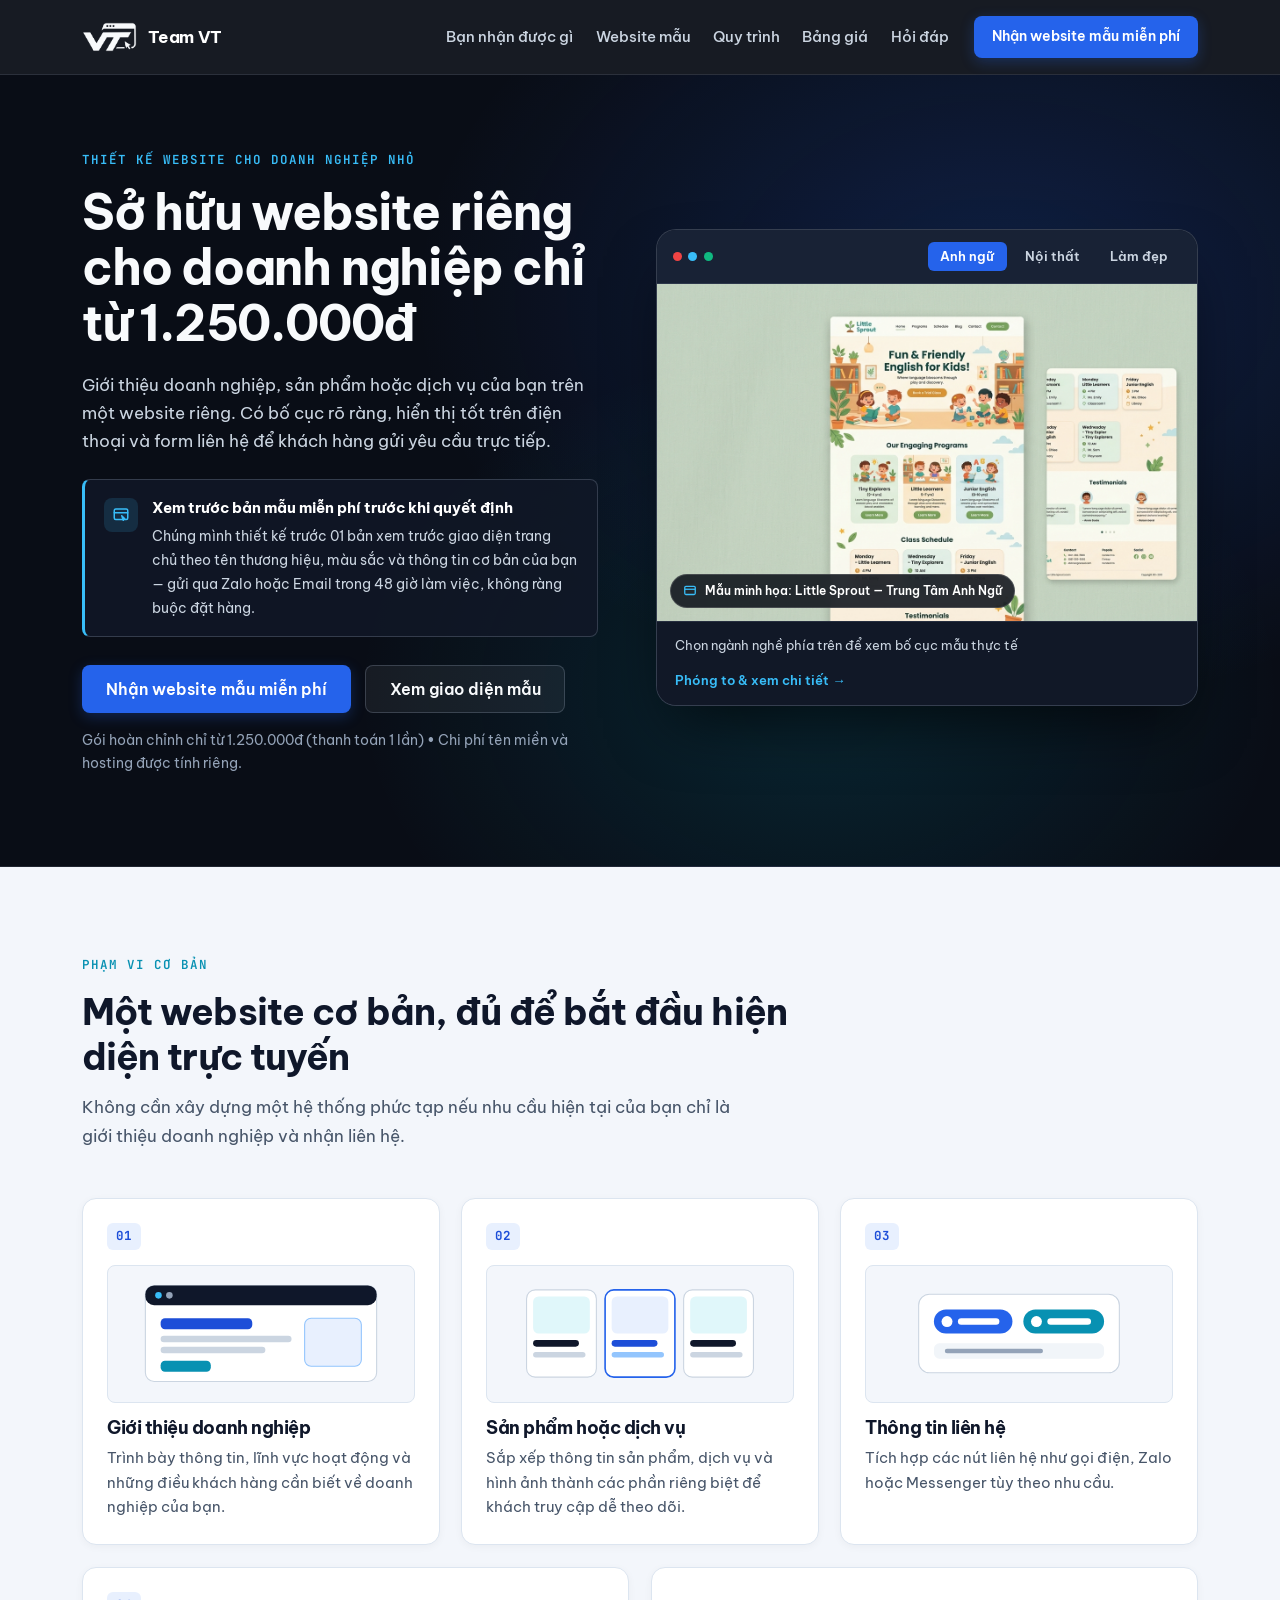
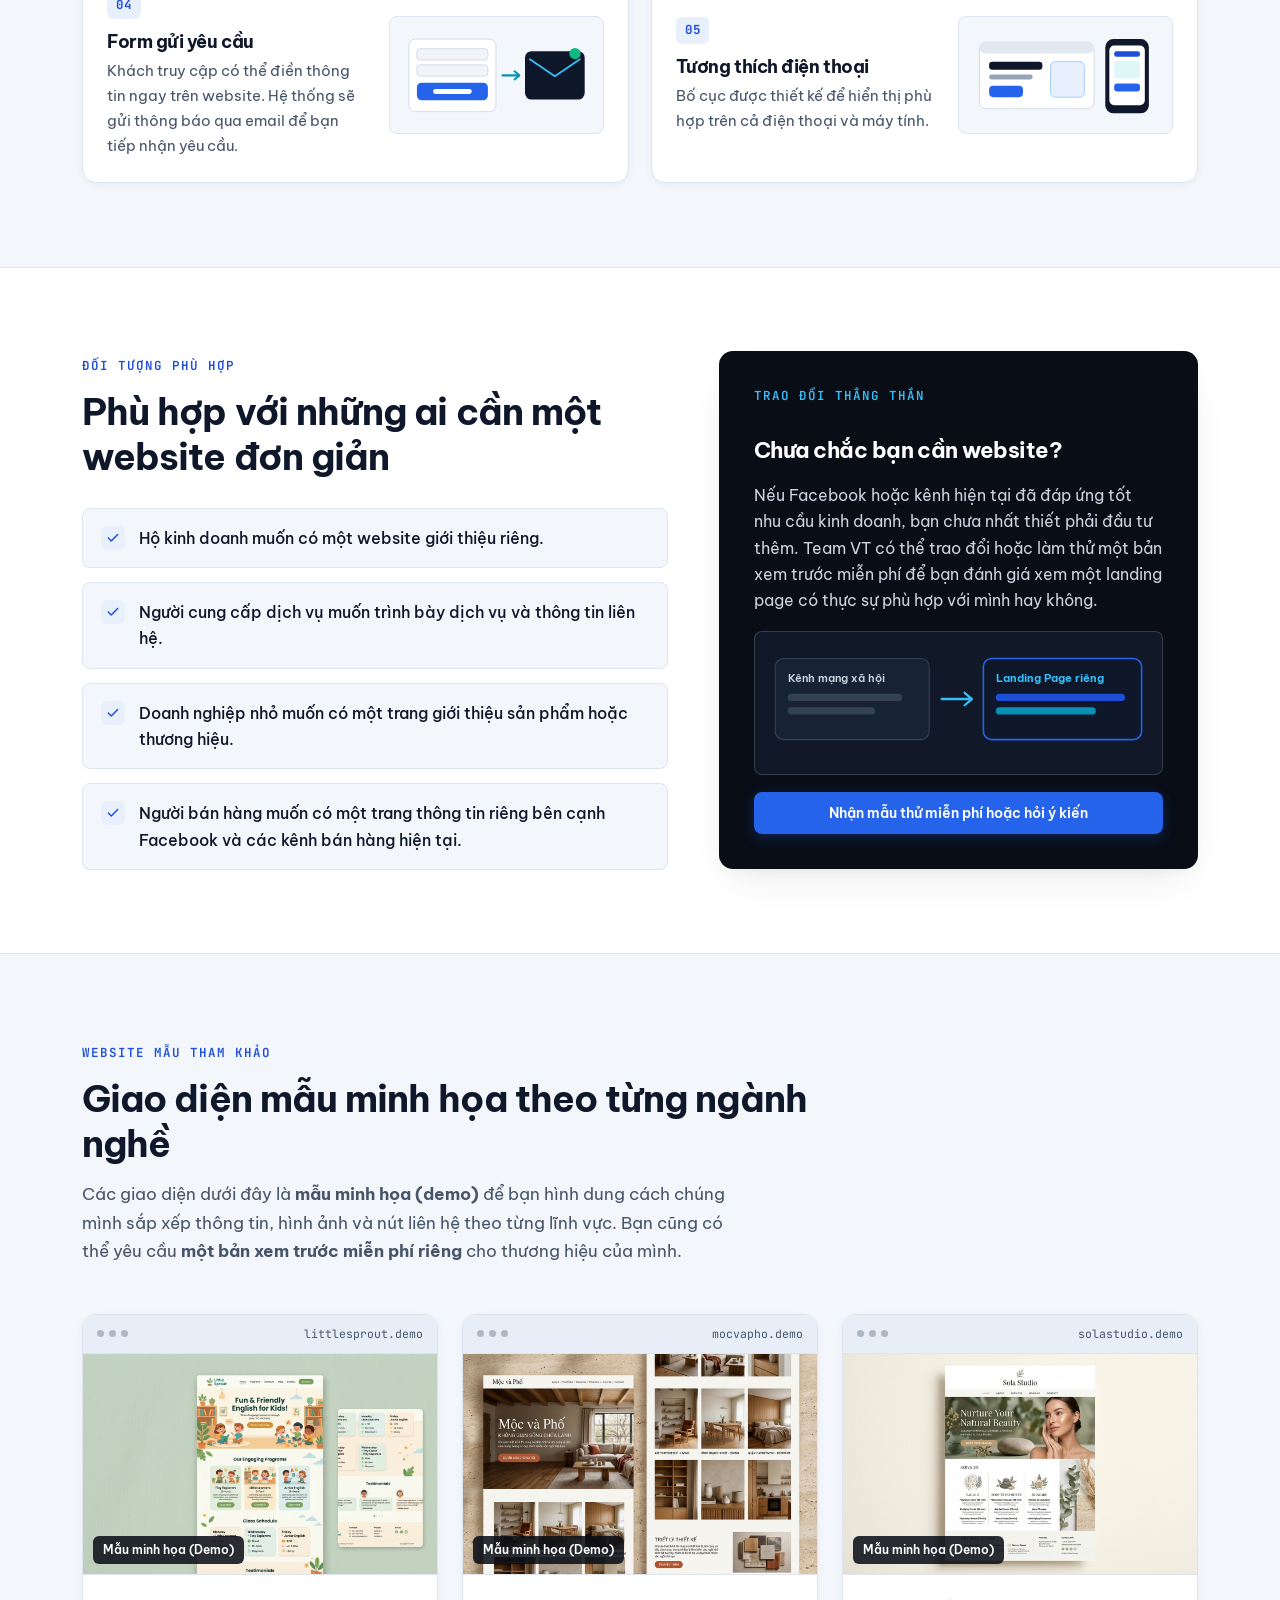
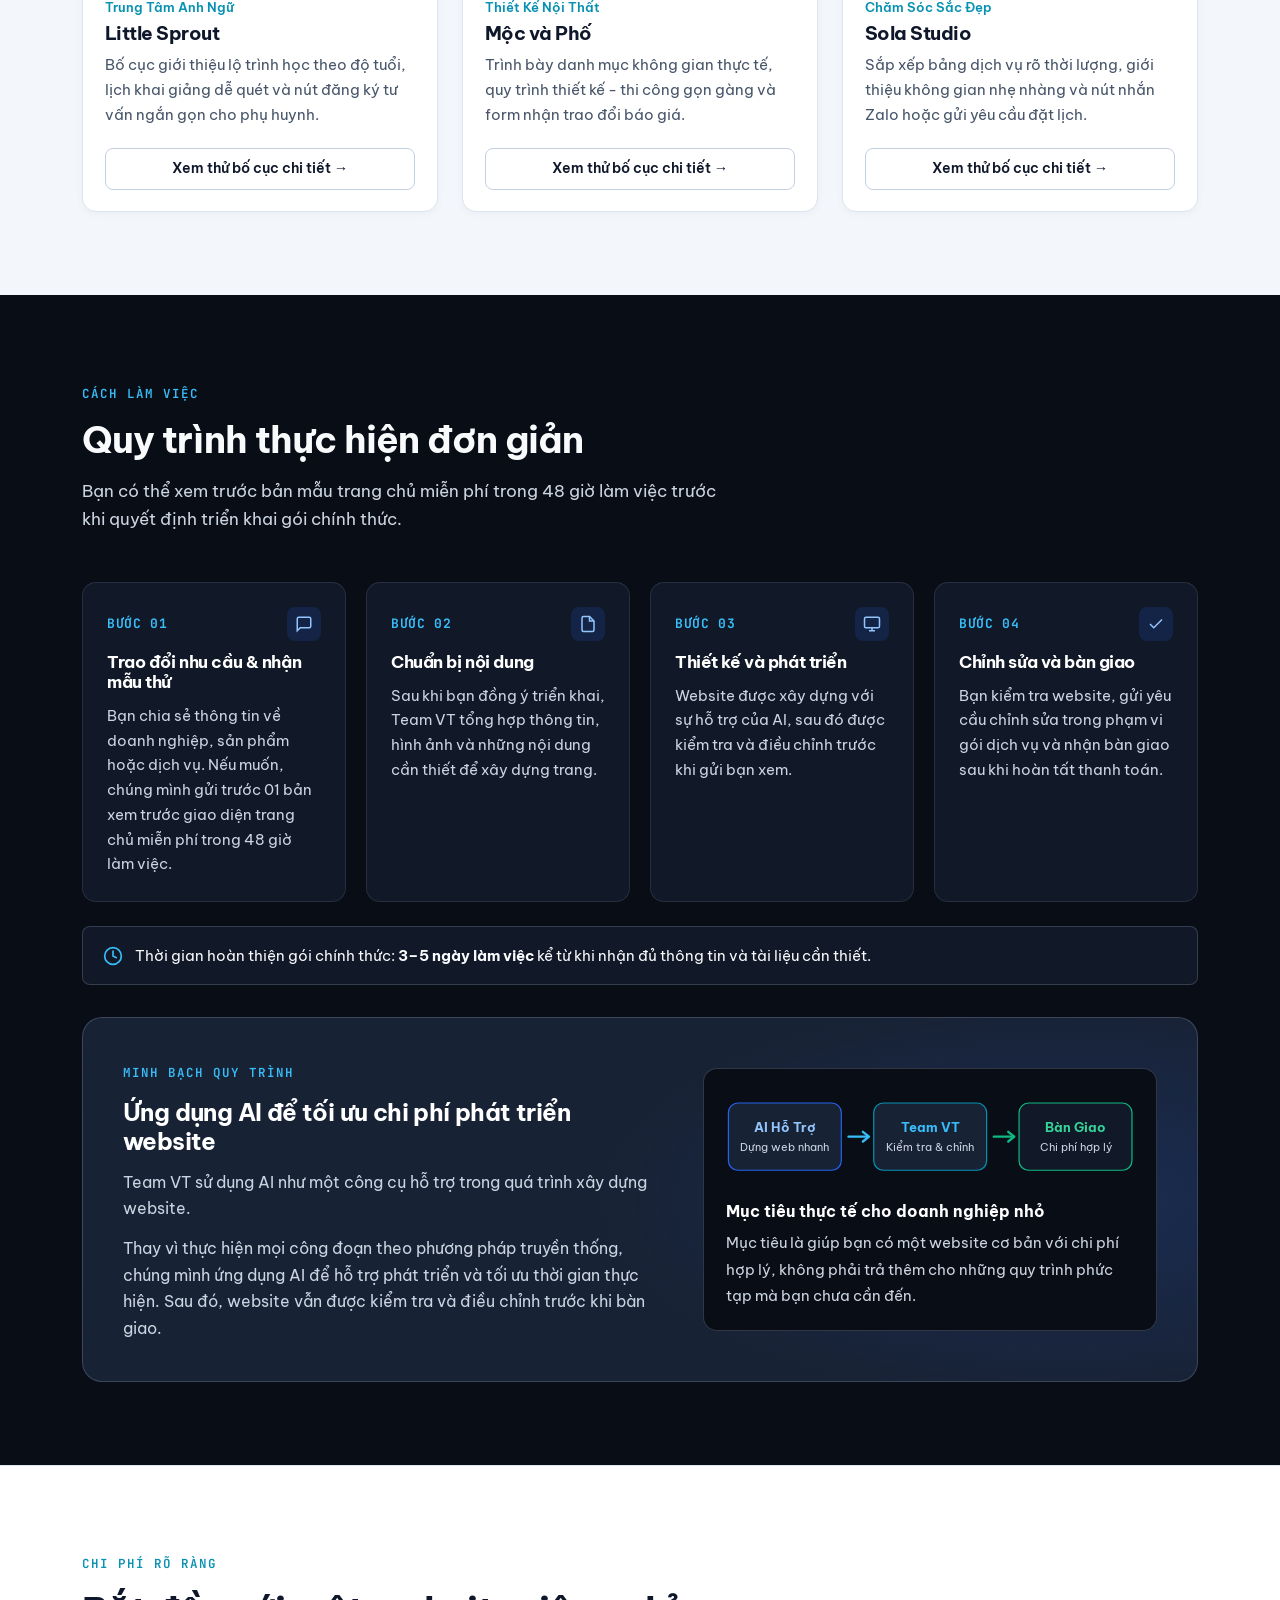
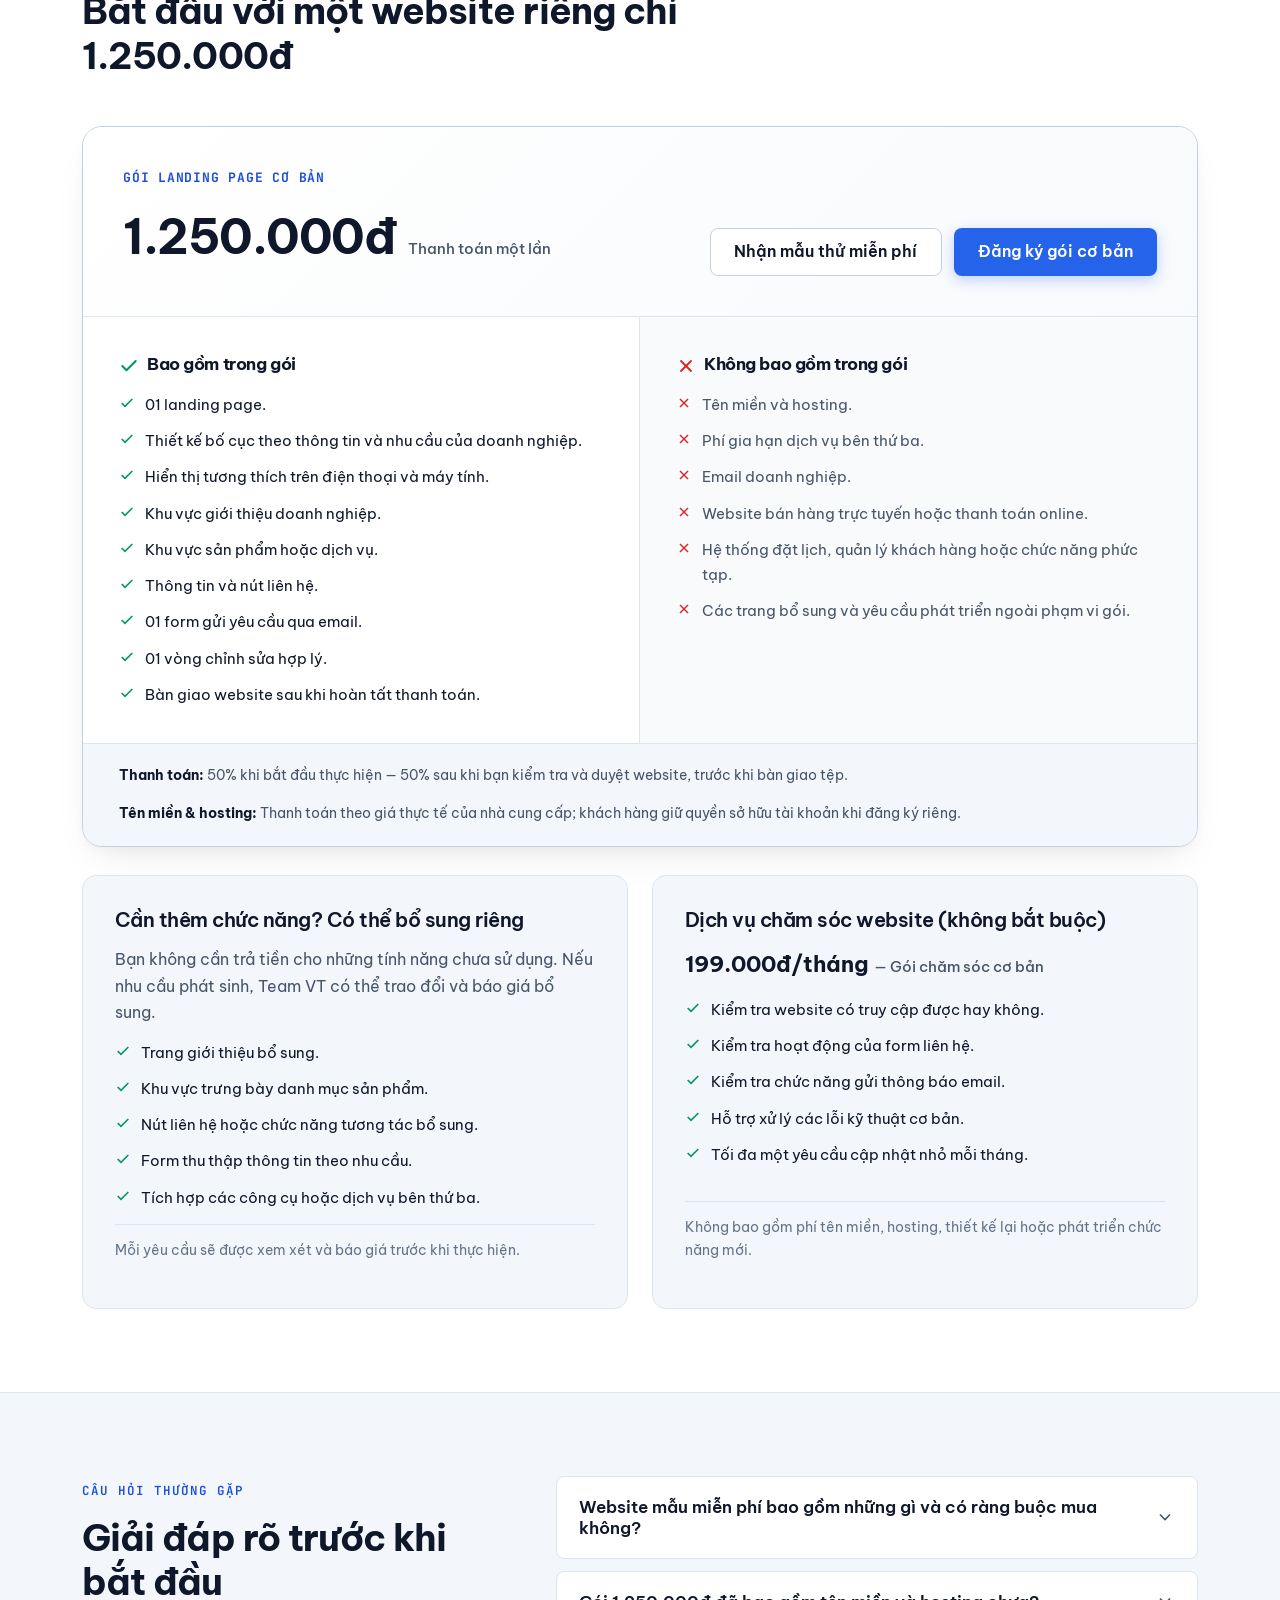
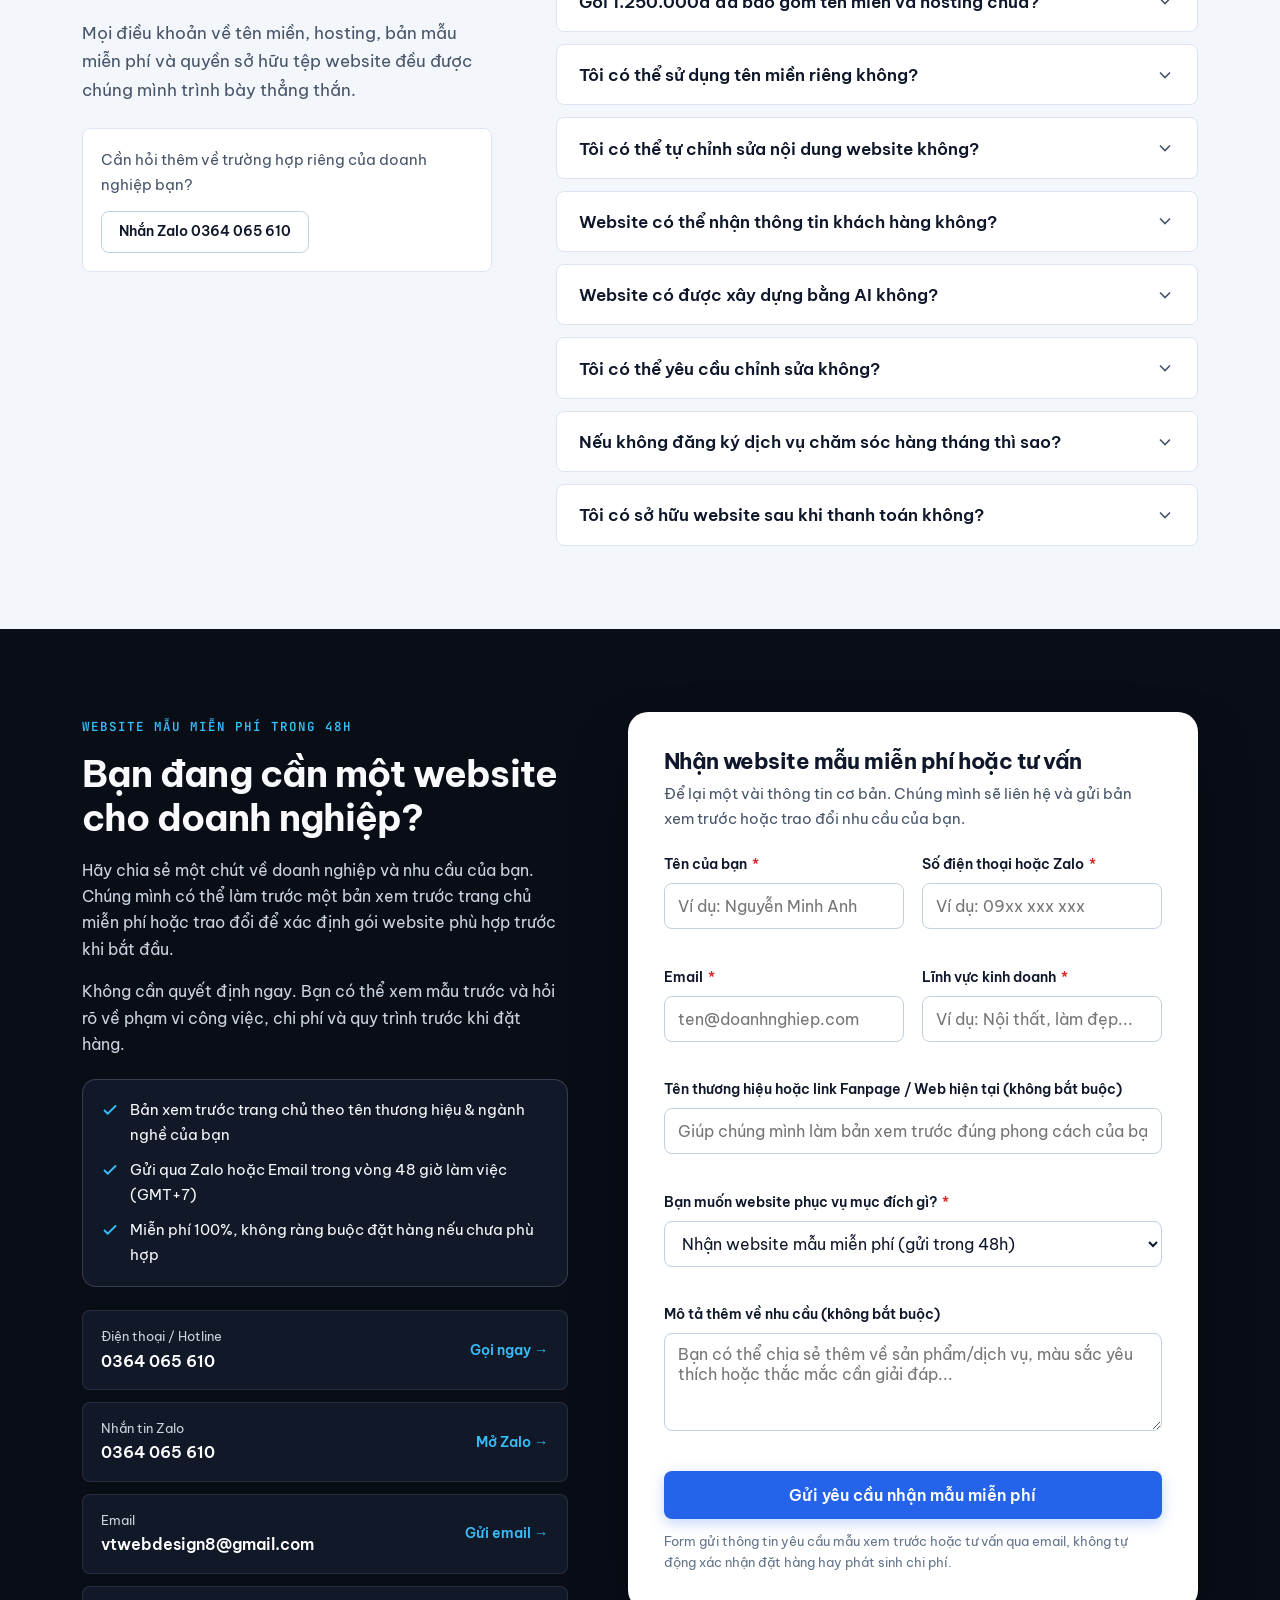
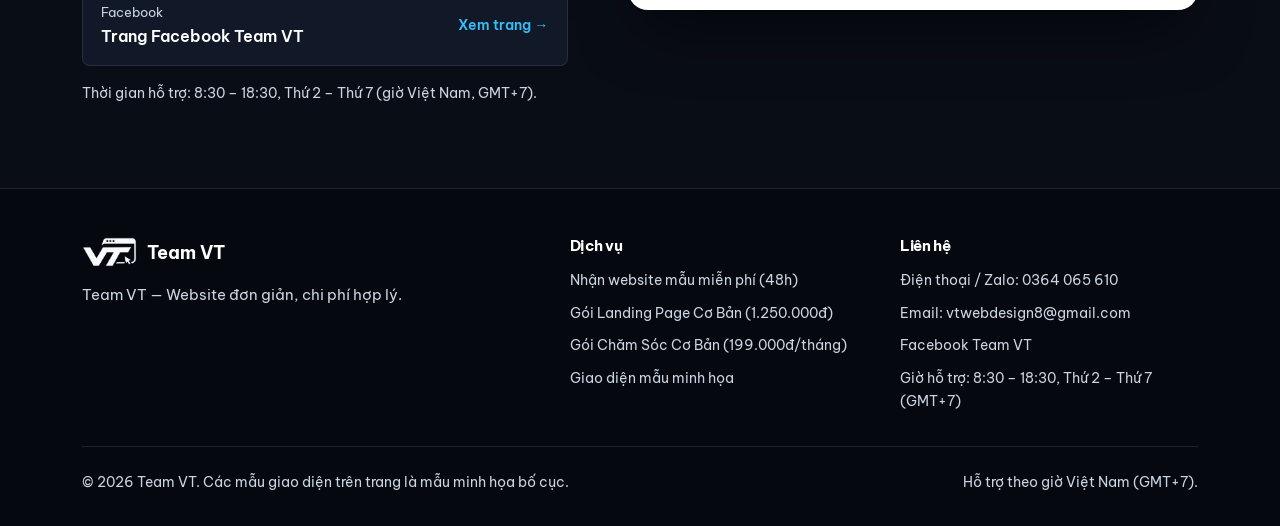
<file: index.html>
<!DOCTYPE html>
<html lang="vi"><head>
  <meta charset="UTF-8">
  <meta name="viewport" content="width=device-width, initial-scale=1.0">
  <title>Thiết Kế Landing Page Giá Tốt Chỉ Từ 1.250.000đ | Team VT</title>
  <meta name="description" content="Cần một website giới thiệu doanh nghiệp, sản phẩm hoặc dịch vụ? Team VT thiết kế landing page gọn gàng, tương thích điện thoại, có form liên hệ gửi thông báo qua email. Nhận bản xem trước mẫu miễn phí trong 48 giờ, chi phí triển khai từ 1.250.000đ.">
  <meta property="og:title" content="Thiết Kế Landing Page Giá Tốt Chỉ Từ 1.250.000đ | Team VT">
  <meta property="og:description" content="Team VT thiết kế landing page gọn gàng, tương thích điện thoại, có form liên hệ gửi thông báo qua email. Tặng bản xem trước mẫu miễn phí theo thương hiệu của bạn.">
  <meta property="og:type" content="website">
  <meta property="og:locale" content="vi_VN">

  <link rel="preconnect" href="https://fonts.googleapis.com">
  <link rel="preconnect" href="https://fonts.gstatic.com" crossorigin="">
  <link href="https://fonts.googleapis.com/css2?family=Be+Vietnam+Pro:wght@400;500;600;700&amp;family=JetBrains+Mono:wght@500;600;700&amp;display=swap" rel="stylesheet">
  <link rel="stylesheet" href="styles.css">

  <script type="application/ld+json">
  {
    "@context": "https://schema.org",
    "@type": "Service",
    "name": "Gói Landing Page Cơ Bản — Team VT",
    "provider": {
      "@type": "Organization",
      "name": "Team VT",
      "email": "vtwebdesign8@gmail.com",
      "telephone": "+84364065610",
      "sameAs": [
        "https://www.facebook.com/profile.php?id=61596794394268"
      ]
    },
    "description": "Thiết kế 01 landing page giới thiệu doanh nghiệp, sản phẩm hoặc dịch vụ, hiển thị tương thích trên điện thoại và máy tính, kèm 01 form gửi yêu cầu qua email. Hỗ trợ làm bản xem trước trang chủ miễn phí trong 48 giờ làm việc.",
    "offers": {
      "@type": "Offer",
      "price": "1250000",
      "priceCurrency": "VND"
    }
  }
  </script>
</head>
<body class="tvt-ed-mode">
  <a class="skip-link" href="#noi-dung-chinh">Chuyển đến nội dung chính</a>

  <!-- Header -->
  <header class="site-header">
    <div class="container header-inner">
      <a href="#dau-trang" class="brand" aria-label="Team VT — Trang chủ">
        <img src="assets/logo-light.png" alt="Logo Team VT" class="brand-logo" width="110" height="60">
        <span>Team VT</span>
      </a>

      <nav class="nav-desktop" aria-label="Điều hướng chính">
        <ul class="nav-links">
          <li><a href="#tinh-nang">Bạn nhận được gì</a></li>
          <li><a href="#mau-tham-khao">Website mẫu</a></li>
          <li><a href="#quy-trinh">Quy trình</a></li>
          <li><a href="#bang-gia">Bảng giá</a></li>
          <li><a href="#hoi-dap">Hỏi đáp</a></li>
        </ul>
        <a href="#nhan-mau-mien-phi" class="btn btn--primary btn--sm">Nhận website mẫu miễn phí</a>
      </nav>

      <button type="button" class="nav-toggle" id="nav-toggle" aria-expanded="false" aria-controls="mobile-menu" aria-label="Mở menu điều hướng">
        <svg width="22" height="22" viewBox="0 0 24 24" fill="none" stroke="currentColor" stroke-width="2" stroke-linecap="round" aria-hidden="true">
          <line x1="4" y1="7" x2="20" y2="7"></line>
          <line x1="4" y1="12" x2="20" y2="12"></line>
          <line x1="4" y1="17" x2="20" y2="17"></line>
        </svg>
      </button>
    </div>

    <nav class="mobile-menu" id="mobile-menu" aria-label="Menu di động">
      <ul>
        <li><a href="#tinh-nang">Bạn nhận được gì</a></li>
        <li><a href="#mau-tham-khao">Website mẫu</a></li>
        <li><a href="#quy-trinh">Quy trình</a></li>
        <li><a href="#bang-gia">Bảng giá</a></li>
        <li><a href="#hoi-dap">Hỏi đáp</a></li>
      </ul>
      <a href="#nhan-mau-mien-phi" class="btn btn--primary" style="width: 100%;">Nhận website mẫu miễn phí</a>
    </nav>
  </header>

  <main id="noi-dung-chinh">
    <!-- 4.1 HERO — Midnight Studio + Real Web Showcase Images -->
    <section class="hero" id="dau-trang">
      <div class="container hero-grid">
        <div class="hero-content">
          <span class="eyebrow eyebrow--light">THIẾT KẾ WEBSITE CHO DOANH NGHIỆP NHỎ</span>
          <h1 class="h1">Sở hữu website riêng cho doanh nghiệp chỉ từ 1.250.000đ</h1>
          <p class="hero-body">
            Giới thiệu doanh nghiệp, sản phẩm hoặc dịch vụ của bạn trên một website riêng. Có bố cục rõ ràng, hiển thị tốt trên điện thoại và form liên hệ để khách hàng gửi yêu cầu trực tiếp.
          </p>

          <div class="hero-offer-box">
            <div class="hero-offer-icon" aria-hidden="true">
              <svg width="18" height="18" viewBox="0 0 24 24" fill="none" stroke="currentColor" stroke-width="2" stroke-linecap="round" stroke-linejoin="round"><rect x="3" y="4" width="18" height="14" rx="2"></rect><line x1="3" y1="9" x2="21" y2="9"></line><path d="M13 13l4 4-1.5.5-.5 1.5-2-6z"></path></svg>
            </div>
            <div>
              <span class="hero-offer-title">Xem trước bản mẫu miễn phí trước khi quyết định</span>
              <span class="hero-offer-desc">
                Chúng mình thiết kế trước 01 bản xem trước giao diện trang chủ theo tên thương hiệu, màu sắc và thông tin cơ bản của bạn — gửi qua Zalo hoặc Email trong 48 giờ làm việc, không ràng buộc đặt hàng.
              </span>
            </div>
          </div>

          <div class="hero-actions">
            <a href="#nhan-mau-mien-phi" class="btn btn--primary" id="hero-cta-primary">Nhận website mẫu miễn phí</a>
            <a href="#mau-tham-khao" class="btn btn--dark-outline" id="hero-cta-secondary">Xem giao diện mẫu</a>
          </div>
          <p class="hero-microcopy">
            Gói hoàn chỉnh chỉ từ 1.250.000đ (thanh toán 1 lần) • Chi phí tên miền và hosting được tính riêng.
          </p>
        </div>

        <!-- Real Web Image Showcase Stage -->
        <div class="hero-showcase-wrap">
          <div class="hero-stage" aria-label="Trình xem các bố cục website mẫu">
            <div class="stage-toolbar">
              <div class="stage-dots" aria-hidden="true">
                <span></span><span></span><span></span>
              </div>
              <div class="stage-tabs" role="tablist" aria-label="Chọn mẫu giao diện web">
                <button type="button" class="stage-tab" role="tab" aria-selected="true" data-hero-sample="little-sprout">Anh ngữ</button>
                <button type="button" class="stage-tab" role="tab" aria-selected="false" data-hero-sample="moc-va-pho">Nội thất</button>
                <button type="button" class="stage-tab" role="tab" aria-selected="false" data-hero-sample="sola-studio">Làm đẹp</button>
              </div>
            </div>

            <div class="stage-image-frame">
              <img id="hero-stage-img" src="assets/demo-little-sprout.jpg" alt="Hình ảnh bố cục website mẫu minh họa cho trung tâm Anh ngữ Little Sprout" width="1376" height="768" loading="eager">
              <span class="stage-overlay-pill" id="hero-stage-caption">
                <svg width="14" height="14" viewBox="0 0 24 24" fill="none" stroke="#38BDF8" stroke-width="2.2" aria-hidden="true"><rect x="3" y="4" width="18" height="14" rx="2"></rect><line x1="3" y1="9" x2="21" y2="9"></line></svg>
                <span>Mẫu minh họa: Little Sprout — Trung Tâm Anh Ngữ</span>
              </span>
            </div>

            <div class="stage-footer">
              <span>Chọn ngành nghề phía trên để xem bố cục mẫu thực tế</span>
              <button type="button" class="stage-zoom-btn" id="hero-zoom-btn" data-sample="little-sprout">Phóng to &amp; xem chi tiết →</button>
            </div>
          </div>
        </div>
      </div>
    </section>

    <!-- 4.2 WHAT THE CLIENT GETS — Visual UI Schematic Cards -->
    <section class="section section--ice" id="tinh-nang">
      <div class="container">
        <div class="section-header">
          <span class="eyebrow eyebrow--cyan">Phạm vi cơ bản</span>
          <h2 class="h2">Một website cơ bản, đủ để bắt đầu hiện diện trực tuyến</h2>
          <p class="lead">
            Không cần xây dựng một hệ thống phức tạp nếu nhu cầu hiện tại của bạn chỉ là giới thiệu doanh nghiệp và nhận liên hệ.
          </p>
        </div>

        <div class="features-grid">
          <article class="feature-card">
            <div class="feature-meta">
              <span class="feature-num">01</span>
            </div>
            <div class="feature-graphic" aria-hidden="true">
              <svg viewBox="0 0 220 100" fill="none">
                <rect x="4" y="6" width="212" height="88" rx="8" fill="#FFFFFF" stroke="#CBD5E1"></rect>
                <rect x="4" y="6" width="212" height="18" rx="8" fill="#0F172A"></rect>
                <circle cx="16" cy="15" r="3" fill="#38BDF8"></circle>
                <circle cx="26" cy="15" r="3" fill="#94A3B8"></circle>
                <rect x="18" y="36" width="84" height="10" rx="4" fill="#1D4ED8"></rect>
                <rect x="18" y="52" width="120" height="6" rx="3" fill="#CBD5E1"></rect>
                <rect x="18" y="62" width="96" height="6" rx="3" fill="#CBD5E1"></rect>
                <rect x="150" y="36" width="52" height="44" rx="6" fill="#E8F0FE" stroke="#93C5FD"></rect>
                <rect x="18" y="75" width="46" height="10" rx="4" fill="#0891B2"></rect>
              </svg>
            </div>
            <div>
              <h3>Giới thiệu doanh nghiệp</h3>
              <p>Trình bày thông tin, lĩnh vực hoạt động và những điều khách hàng cần biết về doanh nghiệp của bạn.</p>
            </div>
          </article>

          <article class="feature-card">
            <div class="feature-meta">
              <span class="feature-num">02</span>
            </div>
            <div class="feature-graphic" aria-hidden="true">
              <svg viewBox="0 0 220 100" fill="none">
                <rect x="6" y="10" width="64" height="80" rx="8" fill="#FFFFFF" stroke="#CBD5E1"></rect>
                <rect x="12" y="16" width="52" height="34" rx="5" fill="#E0F7FA"></rect>
                <rect x="12" y="56" width="42" height="6" rx="3" fill="#0F172A"></rect>
                <rect x="12" y="67" width="48" height="5" rx="2.5" fill="#CBD5E1"></rect>
                <rect x="78" y="10" width="64" height="80" rx="8" fill="#FFFFFF" stroke="#2563EB" stroke-width="1.5"></rect>
                <rect x="84" y="16" width="52" height="34" rx="5" fill="#E8F0FE"></rect>
                <rect x="84" y="56" width="42" height="6" rx="3" fill="#1D4ED8"></rect>
                <rect x="84" y="67" width="48" height="5" rx="2.5" fill="#93C5FD"></rect>
                <rect x="150" y="10" width="64" height="80" rx="8" fill="#FFFFFF" stroke="#CBD5E1"></rect>
                <rect x="156" y="16" width="52" height="34" rx="5" fill="#E0F7FA"></rect>
                <rect x="156" y="56" width="42" height="6" rx="3" fill="#0F172A"></rect>
                <rect x="156" y="67" width="48" height="5" rx="2.5" fill="#CBD5E1"></rect>
              </svg>
            </div>
            <div>
              <h3>Sản phẩm hoặc dịch vụ</h3>
              <p>Sắp xếp thông tin sản phẩm, dịch vụ và hình ảnh thành các phần riêng biệt để khách truy cập dễ theo dõi.</p>
            </div>
          </article>

          <article class="feature-card">
            <div class="feature-meta">
              <span class="feature-num">03</span>
            </div>
            <div class="feature-graphic" aria-hidden="true">
              <svg viewBox="0 0 220 100" fill="none">
                <rect x="18" y="14" width="184" height="72" rx="10" fill="#FFFFFF" stroke="#CBD5E1"></rect>
                <rect x="32" y="28" width="72" height="22" rx="11" fill="#2563EB"></rect>
                <circle cx="44" cy="39" r="5" fill="#FFFFFF"></circle>
                <rect x="54" y="36" width="38" height="6" rx="3" fill="#FFFFFF"></rect>
                <rect x="114" y="28" width="74" height="22" rx="11" fill="#0891B2"></rect>
                <circle cx="126" cy="39" r="5" fill="#FFFFFF"></circle>
                <rect x="136" y="36" width="40" height="6" rx="3" fill="#FFFFFF"></rect>
                <rect x="32" y="59" width="156" height="14" rx="5" fill="#F1F5F9"></rect>
                <rect x="42" y="64" width="90" height="4" rx="2" fill="#94A3B8"></rect>
              </svg>
            </div>
            <div>
              <h3>Thông tin liên hệ</h3>
              <p>Tích hợp các nút liên hệ như gọi điện, Zalo hoặc Messenger tùy theo nhu cầu.</p>
            </div>
          </article>

          <article class="feature-card feature-card--wide">
            <div>
              <div class="feature-meta" style="margin-bottom:0.75rem;">
                <span class="feature-num">04</span>
              </div>
              <h3>Form gửi yêu cầu</h3>
              <p>Khách truy cập có thể điền thông tin ngay trên website. Hệ thống sẽ gửi thông báo qua email để bạn tiếp nhận yêu cầu.</p>
            </div>
            <div class="feature-graphic" aria-hidden="true">
              <svg viewBox="0 0 230 110" fill="none">
                <rect x="6" y="10" width="108" height="90" rx="8" fill="#FFFFFF" stroke="#CBD5E1"></rect>
                <rect x="16" y="22" width="88" height="14" rx="4" fill="#F1F5F9" stroke="#CBD5E1"></rect>
                <rect x="16" y="42" width="88" height="14" rx="4" fill="#F1F5F9" stroke="#CBD5E1"></rect>
                <rect x="16" y="64" width="88" height="22" rx="6" fill="#2563EB"></rect>
                <rect x="36" y="72" width="48" height="6" rx="3" fill="#FFFFFF"></rect>
                <path d="M122 55H142" stroke="#0891B2" stroke-width="2.5" stroke-linecap="round"></path>
                <path d="M137 50L143 55L137 60" stroke="#0891B2" stroke-width="2.5" stroke-linecap="round" stroke-linejoin="round"></path>
                <rect x="150" y="25" width="74" height="60" rx="8" fill="#0F172A"></rect>
                <path d="M156 35L187 56L218 35" stroke="#38BDF8" stroke-width="2.2" stroke-linecap="round" stroke-linejoin="round"></path>
                <circle cx="212" cy="28" r="7" fill="#10B981"></circle>
              </svg>
            </div>
          </article>

          <article class="feature-card feature-card--wide">
            <div>
              <div class="feature-meta" style="margin-bottom:0.75rem;">
                <span class="feature-num">05</span>
              </div>
              <h3>Tương thích điện thoại</h3>
              <p>Bố cục được thiết kế để hiển thị phù hợp trên cả điện thoại và máy tính.</p>
            </div>
            <div class="feature-graphic" aria-hidden="true">
              <svg viewBox="0 0 230 110" fill="none">
                <rect x="8" y="14" width="142" height="82" rx="8" fill="#FFFFFF" stroke="#CBD5E1"></rect>
                <rect x="8" y="14" width="142" height="14" rx="8" fill="#E2E8F0"></rect>
                <rect x="20" y="38" width="66" height="10" rx="4" fill="#0F172A"></rect>
                <rect x="20" y="54" width="54" height="6" rx="3" fill="#94A3B8"></rect>
                <rect x="20" y="68" width="42" height="14" rx="5" fill="#2563EB"></rect>
                <rect x="96" y="38" width="42" height="44" rx="6" fill="#E8F0FE" stroke="#93C5FD"></rect>
                <rect x="164" y="10" width="54" height="92" rx="10" fill="#0F172A"></rect>
                <rect x="169" y="18" width="44" height="74" rx="6" fill="#FFFFFF"></rect>
                <rect x="175" y="25" width="32" height="7" rx="3" fill="#1D4ED8"></rect>
                <rect x="175" y="37" width="32" height="22" rx="4" fill="#E0F7FA"></rect>
                <rect x="175" y="65" width="32" height="10" rx="4" fill="#2563EB"></rect>
              </svg>
            </div>
          </article>
        </div>
      </div>
    </section>

    <!-- 4.3 WHO IT IS FOR + Visual Comparison Graphic -->
    <section class="section section--white" id="doi-tuong">
      <div class="container audience-grid">
        <div>
          <span class="eyebrow">Đối tượng phù hợp</span>
          <h2 class="h2">Phù hợp với những ai cần một website đơn giản</h2>
          <ul class="audience-list">
            <li>
              <span class="check-dot" aria-hidden="true">
                <svg width="14" height="14" viewBox="0 0 24 24" fill="none" stroke="currentColor" stroke-width="2.5" stroke-linecap="round" stroke-linejoin="round"><polyline points="20 6 9 17 4 12"></polyline></svg>
              </span>
              <span>Hộ kinh doanh muốn có một website giới thiệu riêng.</span>
            </li>
            <li>
              <span class="check-dot" aria-hidden="true">
                <svg width="14" height="14" viewBox="0 0 24 24" fill="none" stroke="currentColor" stroke-width="2.5" stroke-linecap="round" stroke-linejoin="round"><polyline points="20 6 9 17 4 12"></polyline></svg>
              </span>
              <span>Người cung cấp dịch vụ muốn trình bày dịch vụ và thông tin liên hệ.</span>
            </li>
            <li>
              <span class="check-dot" aria-hidden="true">
                <svg width="14" height="14" viewBox="0 0 24 24" fill="none" stroke="currentColor" stroke-width="2.5" stroke-linecap="round" stroke-linejoin="round"><polyline points="20 6 9 17 4 12"></polyline></svg>
              </span>
              <span>Doanh nghiệp nhỏ muốn có một trang giới thiệu sản phẩm hoặc thương hiệu.</span>
            </li>
            <li>
              <span class="check-dot" aria-hidden="true">
                <svg width="14" height="14" viewBox="0 0 24 24" fill="none" stroke="currentColor" stroke-width="2.5" stroke-linecap="round" stroke-linejoin="round"><polyline points="20 6 9 17 4 12"></polyline></svg>
              </span>
              <span>Người bán hàng muốn có một trang thông tin riêng bên cạnh Facebook và các kênh bán hàng hiện tại.</span>
            </li>
          </ul>
        </div>

        <aside class="honest-card" aria-labelledby="chua-chac-heading">
          <span class="eyebrow eyebrow--light">Trao đổi thẳng thắn</span>
          <h3 id="chua-chac-heading">Chưa chắc bạn cần website?</h3>
          <p>
            Nếu Facebook hoặc kênh hiện tại đã đáp ứng tốt nhu cầu kinh doanh, bạn chưa nhất thiết phải đầu tư thêm. Team VT có thể trao đổi hoặc làm thử một bản xem trước miễn phí để bạn đánh giá xem một landing page có thực sự phù hợp với mình hay không.
          </p>

          <div class="honest-graphic" aria-hidden="true">
            <svg viewBox="0 0 360 98" fill="none" class="">
              <rect x="4" y="10" width="148" height="78" rx="8" fill="#182235" stroke="rgba(148,163,184,0.28)"></rect>
              <text x="16" y="33" fill="#CBD5E1" font-family="Be Vietnam Pro, sans-serif" font-size="11" font-weight="600">Kênh mạng xã hội</text>
              <rect x="16" y="44" width="110" height="7" rx="3.5" fill="#334155"></rect>
              <rect x="16" y="57" width="84" height="7" rx="3.5" fill="#334155"></rect>
              

              <path d="M164 49H192" stroke="#38BDF8" stroke-width="2.2" stroke-linecap="round"></path>
              <path d="M186 43L193 49L186 55" stroke="#38BDF8" stroke-width="2.2" stroke-linecap="round" stroke-linejoin="round"></path>

              <rect x="204" y="10" width="152" height="78" rx="8" fill="#0F172A" stroke="#2563EB" stroke-width="1.5"></rect>
              <text x="216" y="33" fill="#38BDF8" font-family="Be Vietnam Pro, sans-serif" font-size="11" font-weight="700">Landing Page riêng</text>
              <rect x="216" y="44" width="124" height="7" rx="3.5" fill="#1D4ED8"></rect>
              <rect x="216" y="57" width="96" height="7" rx="3.5" fill="#0891B2"></rect>
              <text x="216" y="78" fill="#E2E8F0" font-family="Be Vietnam Pro, sans-serif" font-size="9.5" class=""></text>
            </svg>
          </div>

          <a href="#nhan-mau-mien-phi" class="btn btn--primary btn--sm">Nhận mẫu thử miễn phí hoặc hỏi ý kiến</a>
        </aside>
      </div>
    </section>

    <!-- SAMPLE DEMO SHOWCASE -->
    <section class="section section--ice" id="mau-tham-khao">
      <div class="container">
        <div class="section-header">
          <span class="eyebrow">Website mẫu tham khảo</span>
          <h2 class="h2">Giao diện mẫu minh họa theo từng ngành nghề</h2>
          <p class="lead">
            Các giao diện dưới đây là <strong>mẫu minh họa (demo)</strong> để bạn hình dung cách chúng mình sắp xếp thông tin, hình ảnh và nút liên hệ theo từng lĩnh vực. Bạn cũng có thể yêu cầu <strong>một bản xem trước miễn phí riêng</strong> cho thương hiệu của mình.
          </p>
        </div>

        <div class="samples-grid">
          <article class="sample-card">
            <div class="sample-chrome">
              <span class="sample-chrome-dots" aria-hidden="true"><span></span><span></span><span></span></span>
              <span>littlesprout.demo</span>
            </div>
            <div class="sample-thumb">
              <img src="assets/demo-little-sprout.jpg" alt="Mẫu giao diện minh họa cho trung tâm Anh ngữ Little Sprout" width="1376" height="768" loading="lazy">
              <span class="sample-badge">Mẫu minh họa (Demo)</span>
            </div>
            <div class="sample-body">
              <span class="sample-category">Trung Tâm Anh Ngữ</span>
              <h3>Little Sprout</h3>
              <p>Bố cục giới thiệu lộ trình học theo độ tuổi, lịch khai giảng dễ quét và nút đăng ký tư vấn ngắn gọn cho phụ huynh.</p>
              <button type="button" class="btn btn--secondary btn--sm sample-preview-btn" data-sample="little-sprout">
                Xem thử bố cục chi tiết →
              </button>
            </div>
          </article>

          <article class="sample-card">
            <div class="sample-chrome">
              <span class="sample-chrome-dots" aria-hidden="true"><span></span><span></span><span></span></span>
              <span>mocvapho.demo</span>
            </div>
            <div class="sample-thumb">
              <img src="assets/demo-moc-va-pho.jpg" alt="Mẫu giao diện minh họa cho đơn vị thiết kế nội thất Mộc và Phố" width="1376" height="768" loading="lazy">
              <span class="sample-badge">Mẫu minh họa (Demo)</span>
            </div>
            <div class="sample-body">
              <span class="sample-category">Thiết Kế Nội Thất</span>
              <h3>Mộc và Phố</h3>
              <p>Trình bày danh mục không gian thực tế, quy trình thiết kế - thi công gọn gàng và form nhận trao đổi báo giá.</p>
              <button type="button" class="btn btn--secondary btn--sm sample-preview-btn" data-sample="moc-va-pho">
                Xem thử bố cục chi tiết →
              </button>
            </div>
          </article>

          <article class="sample-card">
            <div class="sample-chrome">
              <span class="sample-chrome-dots" aria-hidden="true"><span></span><span></span><span></span></span>
              <span>solastudio.demo</span>
            </div>
            <div class="sample-thumb">
              <img src="assets/demo-sola-studio.jpg" alt="Mẫu giao diện minh họa cho dịch vụ chăm sóc sắc đẹp Sola Studio" width="1376" height="768" loading="lazy">
              <span class="sample-badge">Mẫu minh họa (Demo)</span>
            </div>
            <div class="sample-body">
              <span class="sample-category">Chăm Sóc Sắc Đẹp</span>
              <h3>Sola Studio</h3>
              <p>Sắp xếp bảng dịch vụ rõ thời lượng, giới thiệu không gian nhẹ nhàng và nút nhắn Zalo hoặc gửi yêu cầu đặt lịch.</p>
              <button type="button" class="btn btn--secondary btn--sm sample-preview-btn" data-sample="sola-studio">
                Xem thử bố cục chi tiết →
              </button>
            </div>
          </article>
        </div>
      </div>
    </section>

    <!-- 4.4 PROCESS & 4.7 AI DEVELOPMENT — Midnight Obsidian Band -->
    <section class="section section--obsidian" id="quy-trinh">
      <div class="container">
        <div class="section-header">
          <span class="eyebrow eyebrow--light">Cách làm việc</span>
          <h2 class="h2">Quy trình thực hiện đơn giản</h2>
          <p class="lead">
            Bạn có thể xem trước bản mẫu trang chủ miễn phí trong 48 giờ làm việc trước khi quyết định triển khai gói chính thức.
          </p>
        </div>

        <div class="process-grid">
          <article class="step-card">
            <div class="step-head">
              <span class="step-code">BƯỚC 01</span>
              <span class="step-icon" aria-hidden="true">
                <svg width="18" height="18" viewBox="0 0 24 24" fill="none" stroke="currentColor" stroke-width="2"><path d="M21 15a2 2 0 0 1-2 2H7l-4 4V5a2 2 0 0 1 2-2h14a2 2 0 0 1 2 2z"></path></svg>
              </span>
            </div>
            <h3>Trao đổi nhu cầu &amp; nhận mẫu thử</h3>
            <p>Bạn chia sẻ thông tin về doanh nghiệp, sản phẩm hoặc dịch vụ. Nếu muốn, chúng mình gửi trước 01 bản xem trước giao diện trang chủ miễn phí trong 48 giờ làm việc.</p>
          </article>

          <article class="step-card">
            <div class="step-head">
              <span class="step-code">BƯỚC 02</span>
              <span class="step-icon" aria-hidden="true">
                <svg width="18" height="18" viewBox="0 0 24 24" fill="none" stroke="currentColor" stroke-width="2"><path d="M14 2H6a2 2 0 0 0-2 2v16a2 2 0 0 0 2 2h12a2 2 0 0 0 2-2V8z"></path><polyline points="14 2 14 8 20 8"></polyline></svg>
              </span>
            </div>
            <h3>Chuẩn bị nội dung</h3>
            <p>Sau khi bạn đồng ý triển khai, Team VT tổng hợp thông tin, hình ảnh và những nội dung cần thiết để xây dựng trang.</p>
          </article>

          <article class="step-card">
            <div class="step-head">
              <span class="step-code">BƯỚC 03</span>
              <span class="step-icon" aria-hidden="true">
                <svg width="18" height="18" viewBox="0 0 24 24" fill="none" stroke="currentColor" stroke-width="2"><rect x="2" y="3" width="20" height="14" rx="2"></rect><line x1="8" y1="21" x2="16" y2="21"></line><line x1="12" y1="17" x2="12" y2="21"></line></svg>
              </span>
            </div>
            <h3>Thiết kế và phát triển</h3>
            <p>Website được xây dựng với sự hỗ trợ của AI, sau đó được kiểm tra và điều chỉnh trước khi gửi bạn xem.</p>
          </article>

          <article class="step-card">
            <div class="step-head">
              <span class="step-code">BƯỚC 04</span>
              <span class="step-icon" aria-hidden="true">
                <svg width="18" height="18" viewBox="0 0 24 24" fill="none" stroke="currentColor" stroke-width="2"><polyline points="20 6 9 17 4 12"></polyline></svg>
              </span>
            </div>
            <h3>Chỉnh sửa và bàn giao</h3>
            <p>Bạn kiểm tra website, gửi yêu cầu chỉnh sửa trong phạm vi gói dịch vụ và nhận bàn giao sau khi hoàn tất thanh toán.</p>
          </article>
        </div>

        <div class="timeline-banner">
          <svg width="20" height="20" viewBox="0 0 24 24" fill="none" stroke="#38BDF8" stroke-width="2" stroke-linecap="round" stroke-linejoin="round" aria-hidden="true"><circle cx="12" cy="12" r="10"></circle><polyline points="12 6 12 12 16 14"></polyline></svg>
          <span>Thời gian hoàn thiện gói chính thức: <strong class="">3–5 ngày làm việc</strong> kể từ khi nhận đủ thông tin và tài liệu cần thiết.</span>
        </div>

        <!-- 4.7 AI DEVELOPMENT -->
        <div class="ai-panel" aria-labelledby="ai-dev-heading">
          <div>
            <span class="eyebrow eyebrow--light">Minh bạch quy trình</span>
            <h3 id="ai-dev-heading">Ứng dụng AI để tối ưu chi phí phát triển website</h3>
            <p>
              Team VT sử dụng AI như một công cụ hỗ trợ trong quá trình xây dựng website.
            </p>
            <p>
              Thay vì thực hiện mọi công đoạn theo phương pháp truyền thống, chúng mình ứng dụng AI để hỗ trợ phát triển và tối ưu thời gian thực hiện. Sau đó, website vẫn được kiểm tra và điều chỉnh trước khi bàn giao.
            </p>
          </div>
          <div class="ai-emphasis">
            <svg viewBox="0 0 340 76" fill="none" aria-hidden="true">
              <rect x="2" y="10" width="94" height="56" rx="8" fill="#182235" stroke="#2563EB"></rect>
              <text x="49" y="34" text-anchor="middle" fill="#93C5FD" font-family="Be Vietnam Pro, sans-serif" font-size="10.5" font-weight="700">AI Hỗ Trợ</text>
              <text x="49" y="50" text-anchor="middle" fill="#CBD5E1" font-family="Be Vietnam Pro, sans-serif" font-size="9" class="">Dựng web nhanh</text>

              <path d="M102 38H118" stroke="#38BDF8" stroke-width="2" stroke-linecap="round"></path>
              <path d="M114 34L119 38L114 42" stroke="#38BDF8" stroke-width="2" stroke-linecap="round" stroke-linejoin="round"></path>

              <rect x="123" y="10" width="94" height="56" rx="8" fill="#182235" stroke="#0891B2"></rect>
              <text x="170" y="34" text-anchor="middle" fill="#38BDF8" font-family="Be Vietnam Pro, sans-serif" font-size="10.5" font-weight="700">Team VT</text>
              <text x="170" y="50" text-anchor="middle" fill="#CBD5E1" font-family="Be Vietnam Pro, sans-serif" font-size="9">Kiểm tra &amp; chỉnh</text>

              <path d="M223 38H239" stroke="#10B981" stroke-width="2" stroke-linecap="round"></path>
              <path d="M235 34L240 38L235 42" stroke="#10B981" stroke-width="2" stroke-linecap="round" stroke-linejoin="round"></path>

              <rect x="244" y="10" width="94" height="56" rx="8" fill="#111827" stroke="#10B981"></rect>
              <text x="291" y="34" text-anchor="middle" fill="#34D399" font-family="Be Vietnam Pro, sans-serif" font-size="10.5" font-weight="700">Bàn Giao</text>
              <text x="291" y="50" text-anchor="middle" fill="#CBD5E1" font-family="Be Vietnam Pro, sans-serif" font-size="9">Chi phí hợp lý</text>
            </svg>
            <div>
              <strong>Mục tiêu thực tế cho doanh nghiệp nhỏ</strong>
              <span>
                Mục tiêu là giúp bạn có một website cơ bản với chi phí hợp lý, không phải trả thêm cho những quy trình phức tạp mà bạn chưa cần đến.
              </span>
            </div>
          </div>
        </div>
      </div>
    </section>

    <!-- 4.5 PRICING & 4.6 OPTIONAL SERVICES -->
    <section class="section section--white" id="bang-gia">
      <div class="container">
        <div class="section-header">
          <span class="eyebrow eyebrow--cyan">Chi phí rõ ràng</span>
          <h2 class="h2">Bắt đầu với một website riêng chỉ 1.250.000đ</h2>
        </div>

        <div class="pricing-card">
          <div class="pricing-top">
            <div>
              <div class="package-label">GÓI LANDING PAGE CƠ BẢN</div>
              <div class="price-display">
                <span class="price-amount">1.250.000đ</span>
                <span class="price-note">Thanh toán một lần</span>
              </div>
            </div>
            <div class="pricing-cta-group">
              <a href="#nhan-mau-mien-phi" class="btn btn--secondary" id="pricing-free-btn">Nhận mẫu thử miễn phí</a>
              <a href="#nhan-mau-mien-phi" class="btn btn--primary" id="pricing-cta-btn">Đăng ký gói cơ bản</a>
            </div>
          </div>

          <div class="pricing-columns">
            <div class="pricing-col pricing-col--included">
              <h3>
                <svg class="scope-icon scope-icon--yes" width="20" height="20" viewBox="0 0 24 24" fill="none" stroke="currentColor" stroke-width="2.5" stroke-linecap="round" stroke-linejoin="round" aria-hidden="true"><polyline points="20 6 9 17 4 12"></polyline></svg>
                <span>Bao gồm trong gói</span>
              </h3>
              <ul class="scope-list scope-list--included">
                <li><svg class="scope-icon scope-icon--yes" width="16" height="16" viewBox="0 0 24 24" fill="none" stroke="currentColor" stroke-width="2.5" aria-hidden="true"><polyline points="20 6 9 17 4 12"></polyline></svg><span>01 landing page.</span></li>
                <li><svg class="scope-icon scope-icon--yes" width="16" height="16" viewBox="0 0 24 24" fill="none" stroke="currentColor" stroke-width="2.5" aria-hidden="true"><polyline points="20 6 9 17 4 12"></polyline></svg><span>Thiết kế bố cục theo thông tin và nhu cầu của doanh nghiệp.</span></li>
                <li><svg class="scope-icon scope-icon--yes" width="16" height="16" viewBox="0 0 24 24" fill="none" stroke="currentColor" stroke-width="2.5" aria-hidden="true"><polyline points="20 6 9 17 4 12"></polyline></svg><span>Hiển thị tương thích trên điện thoại và máy tính.</span></li>
                <li><svg class="scope-icon scope-icon--yes" width="16" height="16" viewBox="0 0 24 24" fill="none" stroke="currentColor" stroke-width="2.5" aria-hidden="true"><polyline points="20 6 9 17 4 12"></polyline></svg><span>Khu vực giới thiệu doanh nghiệp.</span></li>
                <li><svg class="scope-icon scope-icon--yes" width="16" height="16" viewBox="0 0 24 24" fill="none" stroke="currentColor" stroke-width="2.5" aria-hidden="true"><polyline points="20 6 9 17 4 12"></polyline></svg><span>Khu vực sản phẩm hoặc dịch vụ.</span></li>
                <li><svg class="scope-icon scope-icon--yes" width="16" height="16" viewBox="0 0 24 24" fill="none" stroke="currentColor" stroke-width="2.5" aria-hidden="true"><polyline points="20 6 9 17 4 12"></polyline></svg><span>Thông tin và nút liên hệ.</span></li>
                <li><svg class="scope-icon scope-icon--yes" width="16" height="16" viewBox="0 0 24 24" fill="none" stroke="currentColor" stroke-width="2.5" aria-hidden="true"><polyline points="20 6 9 17 4 12"></polyline></svg><span>01 form gửi yêu cầu qua email.</span></li>
                <li><svg class="scope-icon scope-icon--yes" width="16" height="16" viewBox="0 0 24 24" fill="none" stroke="currentColor" stroke-width="2.5" aria-hidden="true"><polyline points="20 6 9 17 4 12"></polyline></svg><span>01 vòng chỉnh sửa hợp lý.</span></li>
                <li><svg class="scope-icon scope-icon--yes" width="16" height="16" viewBox="0 0 24 24" fill="none" stroke="currentColor" stroke-width="2.5" aria-hidden="true"><polyline points="20 6 9 17 4 12"></polyline></svg><span>Bàn giao website sau khi hoàn tất thanh toán.</span></li>
              </ul>
            </div>

            <div class="pricing-col pricing-col--excluded">
              <h3>
                <svg class="scope-icon scope-icon--no" width="20" height="20" viewBox="0 0 24 24" fill="none" stroke="currentColor" stroke-width="2.2" stroke-linecap="round" aria-hidden="true"><line x1="18" y1="6" x2="6" y2="18"></line><line x1="6" y1="6" x2="18" y2="18"></line></svg>
                <span>Không bao gồm trong gói</span>
              </h3>
              <ul class="scope-list">
                <li><svg class="scope-icon scope-icon--no" width="16" height="16" viewBox="0 0 24 24" fill="none" stroke="currentColor" stroke-width="2.2" aria-hidden="true"><line x1="18" y1="6" x2="6" y2="18"></line><line x1="6" y1="6" x2="18" y2="18"></line></svg><span>Tên miền và hosting.</span></li>
                <li><svg class="scope-icon scope-icon--no" width="16" height="16" viewBox="0 0 24 24" fill="none" stroke="currentColor" stroke-width="2.2" aria-hidden="true"><line x1="18" y1="6" x2="6" y2="18"></line><line x1="6" y1="6" x2="18" y2="18"></line></svg><span>Phí gia hạn dịch vụ bên thứ ba.</span></li>
                <li><svg class="scope-icon scope-icon--no" width="16" height="16" viewBox="0 0 24 24" fill="none" stroke="currentColor" stroke-width="2.2" aria-hidden="true"><line x1="18" y1="6" x2="6" y2="18"></line><line x1="6" y1="6" x2="18" y2="18"></line></svg><span>Email doanh nghiệp.</span></li>
                <li><svg class="scope-icon scope-icon--no" width="16" height="16" viewBox="0 0 24 24" fill="none" stroke="currentColor" stroke-width="2.2" aria-hidden="true"><line x1="18" y1="6" x2="6" y2="18"></line><line x1="6" y1="6" x2="18" y2="18"></line></svg><span>Website bán hàng trực tuyến hoặc thanh toán online.</span></li>
                <li><svg class="scope-icon scope-icon--no" width="16" height="16" viewBox="0 0 24 24" fill="none" stroke="currentColor" stroke-width="2.2" aria-hidden="true"><line x1="18" y1="6" x2="6" y2="18"></line><line x1="6" y1="6" x2="18" y2="18"></line></svg><span>Hệ thống đặt lịch, quản lý khách hàng hoặc chức năng phức tạp.</span></li>
                <li><svg class="scope-icon scope-icon--no" width="16" height="16" viewBox="0 0 24 24" fill="none" stroke="currentColor" stroke-width="2.2" aria-hidden="true"><line x1="18" y1="6" x2="6" y2="18"></line><line x1="6" y1="6" x2="18" y2="18"></line></svg><span>Các trang bổ sung và yêu cầu phát triển ngoài phạm vi gói.</span></li>
              </ul>
            </div>
          </div>

          <div class="pricing-terms">
            <span><strong>Thanh toán:</strong> 50% khi bắt đầu thực hiện — 50% sau khi bạn kiểm tra và duyệt website, trước khi bàn giao tệp.</span>
            <span><strong>Tên miền &amp; hosting:</strong> Thanh toán theo giá thực tế của nhà cung cấp; khách hàng giữ quyền sở hữu tài khoản khi đăng ký riêng.</span>
          </div>
        </div>

        <!-- 4.6 OPTIONAL SERVICES -->
        <div class="addons-grid">
          <article class="addon-card">
            <h3 class="h3">Cần thêm chức năng? Có thể bổ sung riêng</h3>
            <p style="margin: 0; color: var(--ink-secondary);">
              Bạn không cần trả tiền cho những tính năng chưa sử dụng. Nếu nhu cầu phát sinh, Team VT có thể trao đổi và báo giá bổ sung.
            </p>
            <ul class="scope-list scope-list--included">
              <li><svg class="scope-icon scope-icon--yes" width="16" height="16" viewBox="0 0 24 24" fill="none" stroke="currentColor" stroke-width="2.5" aria-hidden="true"><polyline points="20 6 9 17 4 12"></polyline></svg><span>Trang giới thiệu bổ sung.</span></li>
              <li><svg class="scope-icon scope-icon--yes" width="16" height="16" viewBox="0 0 24 24" fill="none" stroke="currentColor" stroke-width="2.5" aria-hidden="true"><polyline points="20 6 9 17 4 12"></polyline></svg><span>Khu vực trưng bày danh mục sản phẩm.</span></li>
              <li><svg class="scope-icon scope-icon--yes" width="16" height="16" viewBox="0 0 24 24" fill="none" stroke="currentColor" stroke-width="2.5" aria-hidden="true"><polyline points="20 6 9 17 4 12"></polyline></svg><span>Nút liên hệ hoặc chức năng tương tác bổ sung.</span></li>
              <li><svg class="scope-icon scope-icon--yes" width="16" height="16" viewBox="0 0 24 24" fill="none" stroke="currentColor" stroke-width="2.5" aria-hidden="true"><polyline points="20 6 9 17 4 12"></polyline></svg><span>Form thu thập thông tin theo nhu cầu.</span></li>
              <li><svg class="scope-icon scope-icon--yes" width="16" height="16" viewBox="0 0 24 24" fill="none" stroke="currentColor" stroke-width="2.5" aria-hidden="true"><polyline points="20 6 9 17 4 12"></polyline></svg><span>Tích hợp các công cụ hoặc dịch vụ bên thứ ba.</span></li>
            </ul>
            <p class="addon-note">Mỗi yêu cầu sẽ được xem xét và báo giá trước khi thực hiện.</p>
          </article>

          <article class="addon-card" id="cham-soc">
            <h3 class="h3">Dịch vụ chăm sóc website (không bắt buộc)</h3>
            <div class="addon-price">199.000đ/tháng <span>— Gói chăm sóc cơ bản</span></div>
            <ul class="scope-list scope-list--included">
              <li><svg class="scope-icon scope-icon--yes" width="16" height="16" viewBox="0 0 24 24" fill="none" stroke="currentColor" stroke-width="2.5" aria-hidden="true"><polyline points="20 6 9 17 4 12"></polyline></svg><span>Kiểm tra website có truy cập được hay không.</span></li>
              <li><svg class="scope-icon scope-icon--yes" width="16" height="16" viewBox="0 0 24 24" fill="none" stroke="currentColor" stroke-width="2.5" aria-hidden="true"><polyline points="20 6 9 17 4 12"></polyline></svg><span>Kiểm tra hoạt động của form liên hệ.</span></li>
              <li><svg class="scope-icon scope-icon--yes" width="16" height="16" viewBox="0 0 24 24" fill="none" stroke="currentColor" stroke-width="2.5" aria-hidden="true"><polyline points="20 6 9 17 4 12"></polyline></svg><span>Kiểm tra chức năng gửi thông báo email.</span></li>
              <li><svg class="scope-icon scope-icon--yes" width="16" height="16" viewBox="0 0 24 24" fill="none" stroke="currentColor" stroke-width="2.5" aria-hidden="true"><polyline points="20 6 9 17 4 12"></polyline></svg><span>Hỗ trợ xử lý các lỗi kỹ thuật cơ bản.</span></li>
              <li><svg class="scope-icon scope-icon--yes" width="16" height="16" viewBox="0 0 24 24" fill="none" stroke="currentColor" stroke-width="2.5" aria-hidden="true"><polyline points="20 6 9 17 4 12"></polyline></svg><span>Tối đa một yêu cầu cập nhật nhỏ mỗi tháng.</span></li>
            </ul>
            <p class="addon-note">Không bao gồm phí tên miền, hosting, thiết kế lại hoặc phát triển chức năng mới.</p>
          </article>
        </div>
      </div>
    </section>

    <!-- 4.8 FAQ -->
    <section class="section section--ice" id="hoi-dap">
      <div class="container faq-layout">
        <div class="faq-aside">
          <span class="eyebrow">Câu hỏi thường gặp</span>
          <h2 class="h2">Giải đáp rõ trước khi bắt đầu</h2>
          <p class="lead">
            Mọi điều khoản về tên miền, hosting, bản mẫu miễn phí và quyền sở hữu tệp website đều được chúng mình trình bày thẳng thắn.
          </p>
          <div class="faq-aside-box">
            <p>Cần hỏi thêm về trường hợp riêng của doanh nghiệp bạn?</p>
            <a href="https://zalo.me/0364065610" target="_blank" rel="noopener noreferrer" class="btn btn--secondary btn--sm">Nhắn Zalo 0364 065 610</a>
          </div>
        </div>

        <div class="faq-list">
          <div class="faq-item">
            <button type="button" class="faq-trigger" aria-expanded="false" aria-controls="faq-0">
              <span>Website mẫu miễn phí bao gồm những gì và có ràng buộc mua không?</span>
              <svg class="faq-chevron" width="20" height="20" viewBox="0 0 24 24" fill="none" stroke="currentColor" stroke-width="2" aria-hidden="true"><polyline points="6 9 12 15 18 9"></polyline></svg>
            </button>
            <div class="faq-panel" id="faq-0" hidden="">
              Chúng mình sẽ thiết kế trước 01 bản xem trước giao diện trang chủ (dựa trên tên thương hiệu, màu sắc và thông tin cơ bản bạn gửi) và gửi qua Zalo hoặc Email trong vòng 48 giờ làm việc (giờ GMT+7). Bản mẫu này hoàn toàn miễn phí và không có nghĩa vụ phải đặt hàng nếu bạn chưa thấy phù hợp.
            </div>
          </div>

          <div class="faq-item">
            <button type="button" class="faq-trigger" aria-expanded="false" aria-controls="faq-1">
              <span>Gói 1.250.000đ đã bao gồm tên miền và hosting chưa?</span>
              <svg class="faq-chevron" width="20" height="20" viewBox="0 0 24 24" fill="none" stroke="currentColor" stroke-width="2" aria-hidden="true"><polyline points="6 9 12 15 18 9"></polyline></svg>
            </button>
            <div class="faq-panel" id="faq-1" hidden="">
              Chưa. Tên miền và hosting là các dịch vụ riêng, được thanh toán theo giá của nhà cung cấp. Team VT sẽ thông báo chi phí trước khi tiến hành thiết lập.
            </div>
          </div>

          <div class="faq-item">
            <button type="button" class="faq-trigger" aria-expanded="false" aria-controls="faq-2">
              <span>Tôi có thể sử dụng tên miền riêng không?</span>
              <svg class="faq-chevron" width="20" height="20" viewBox="0 0 24 24" fill="none" stroke="currentColor" stroke-width="2" aria-hidden="true"><polyline points="6 9 12 15 18 9"></polyline></svg>
            </button>
            <div class="faq-panel" id="faq-2" hidden="">
              Có. Bạn có thể sử dụng tên miền đã sở hữu hoặc đăng ký tên miền mới. Chi phí đăng ký và gia hạn được tính riêng.
            </div>
          </div>

          <div class="faq-item">
            <button type="button" class="faq-trigger" aria-expanded="false" aria-controls="faq-3">
              <span>Tôi có thể tự chỉnh sửa nội dung website không?</span>
              <svg class="faq-chevron" width="20" height="20" viewBox="0 0 24 24" fill="none" stroke="currentColor" stroke-width="2" aria-hidden="true"><polyline points="6 9 12 15 18 9"></polyline></svg>
            </button>
            <div class="faq-panel" id="faq-3" hidden="">
              Khả năng tự chỉnh sửa phụ thuộc vào nền tảng và cấu hình website. Gói cơ bản không mặc định bao gồm hệ thống quản trị nội dung riêng. Nếu bạn cần tính năng này, hãy trao đổi trước để được báo giá.
            </div>
          </div>

          <div class="faq-item">
            <button type="button" class="faq-trigger" aria-expanded="false" aria-controls="faq-4">
              <span>Website có thể nhận thông tin khách hàng không?</span>
              <svg class="faq-chevron" width="20" height="20" viewBox="0 0 24 24" fill="none" stroke="currentColor" stroke-width="2" aria-hidden="true"><polyline points="6 9 12 15 18 9"></polyline></svg>
            </button>
            <div class="faq-panel" id="faq-4" hidden="">
              Có. Gói cơ bản bao gồm một form gửi yêu cầu và thông báo qua email. Đây là công cụ tiếp nhận thông tin đơn giản, không phải hệ thống quản lý khách hàng.
            </div>
          </div>

          <div class="faq-item">
            <button type="button" class="faq-trigger" aria-expanded="false" aria-controls="faq-5">
              <span>Website có được xây dựng bằng AI không?</span>
              <svg class="faq-chevron" width="20" height="20" viewBox="0 0 24 24" fill="none" stroke="currentColor" stroke-width="2" aria-hidden="true"><polyline points="6 9 12 15 18 9"></polyline></svg>
            </button>
            <div class="faq-panel" id="faq-5" hidden="">
              Có. Team VT sử dụng AI để hỗ trợ quá trình phát triển website. Chúng mình kiểm tra và điều chỉnh sản phẩm trước khi bàn giao.
            </div>
          </div>

          <div class="faq-item">
            <button type="button" class="faq-trigger" aria-expanded="false" aria-controls="faq-6">
              <span>Tôi có thể yêu cầu chỉnh sửa không?</span>
              <svg class="faq-chevron" width="20" height="20" viewBox="0 0 24 24" fill="none" stroke="currentColor" stroke-width="2" aria-hidden="true"><polyline points="6 9 12 15 18 9"></polyline></svg>
            </button>
            <div class="faq-panel" id="faq-6" hidden="">
              Có. Gói cơ bản bao gồm một vòng chỉnh sửa trong phạm vi nội dung và thiết kế đã thống nhất. Các yêu cầu bổ sung hoặc thay đổi lớn sẽ được báo giá riêng.
            </div>
          </div>

          <div class="faq-item">
            <button type="button" class="faq-trigger" aria-expanded="false" aria-controls="faq-7">
              <span>Nếu không đăng ký dịch vụ chăm sóc hàng tháng thì sao?</span>
              <svg class="faq-chevron" width="20" height="20" viewBox="0 0 24 24" fill="none" stroke="currentColor" stroke-width="2" aria-hidden="true"><polyline points="6 9 12 15 18 9"></polyline></svg>
            </button>
            <div class="faq-panel" id="faq-7" hidden="">
              Bạn vẫn có thể sử dụng website bình thường nếu tên miền và hosting còn hiệu lực. Dịch vụ chăm sóc hàng tháng là tùy chọn, không bắt buộc.
            </div>
          </div>

          <div class="faq-item">
            <button type="button" class="faq-trigger" aria-expanded="false" aria-controls="faq-8">
              <span>Tôi có sở hữu website sau khi thanh toán không?</span>
              <svg class="faq-chevron" width="20" height="20" viewBox="0 0 24 24" fill="none" stroke="currentColor" stroke-width="2" aria-hidden="true"><polyline points="6 9 12 15 18 9"></polyline></svg>
            </button>
            <div class="faq-panel" id="faq-8" hidden="">
              Sau khi hoàn tất thanh toán, bạn được bàn giao các tệp website thuộc phạm vi dự án. Các dịch vụ bên thứ ba như tên miền, hosting và phần mềm có điều khoản sở hữu hoặc sử dụng riêng.
            </div>
          </div>
        </div>
      </div>
    </section>

    <!-- 4.9 FINAL CTA & 4.10 FREE SAMPLE / CONSULTATION FORM -->
    <section class="section section--obsidian" id="nhan-mau-mien-phi">
      <div class="container contact-grid">
        <div class="contact-intro">
          <span class="eyebrow eyebrow--light">Website mẫu miễn phí trong 48h</span>
          <h2 class="h2">Bạn đang cần một website cho doanh nghiệp?</h2>
          <p>
            Hãy chia sẻ một chút về doanh nghiệp và nhu cầu của bạn. Chúng mình có thể làm trước một bản xem trước trang chủ miễn phí hoặc trao đổi để xác định gói website phù hợp trước khi bắt đầu.
          </p>
          <p>
            Không cần quyết định ngay. Bạn có thể xem mẫu trước và hỏi rõ về phạm vi công việc, chi phí và quy trình trước khi đặt hàng.
          </p>

          <ul class="free-offer-list">
            <li>
              <svg width="18" height="18" viewBox="0 0 24 24" fill="none" stroke="#38BDF8" stroke-width="2.5" style="flex-shrink:0;margin-top:3px;" aria-hidden="true"><polyline points="20 6 9 17 4 12"></polyline></svg>
              <span>Bản xem trước trang chủ theo tên thương hiệu &amp; ngành nghề của bạn</span>
            </li>
            <li>
              <svg width="18" height="18" viewBox="0 0 24 24" fill="none" stroke="#38BDF8" stroke-width="2.5" style="flex-shrink:0;margin-top:3px;" aria-hidden="true"><polyline points="20 6 9 17 4 12"></polyline></svg>
              <span>Gửi qua Zalo hoặc Email trong vòng 48 giờ làm việc (GMT+7)</span>
            </li>
            <li>
              <svg width="18" height="18" viewBox="0 0 24 24" fill="none" stroke="#38BDF8" stroke-width="2.5" style="flex-shrink:0;margin-top:3px;" aria-hidden="true"><polyline points="20 6 9 17 4 12"></polyline></svg>
              <span>Miễn phí 100%, không ràng buộc đặt hàng nếu chưa phù hợp</span>
            </li>
          </ul>

          <div class="contact-channels">
            <a href="tel:0364065610" class="channel-card">
              <div>
                <span class="channel-label">Điện thoại / Hotline</span>
                <span class="channel-value">0364 065 610</span>
              </div>
              <span class="channel-cta">Gọi ngay →</span>
            </a>

            <a href="https://zalo.me/0364065610" target="_blank" rel="noopener noreferrer" class="channel-card">
              <div>
                <span class="channel-label">Nhắn tin Zalo</span>
                <span class="channel-value">0364 065 610</span>
              </div>
              <span class="channel-cta">Mở Zalo →</span>
            </a>

            <a href="mailto:vtwebdesign8@gmail.com" class="channel-card">
              <div>
                <span class="channel-label">Email</span>
                <span class="channel-value">vtwebdesign8@gmail.com</span>
              </div>
              <span class="channel-cta">Gửi email →</span>
            </a>

            <a href="https://www.facebook.com/profile.php?id=61596794394268" target="_blank" rel="noopener noreferrer" class="channel-card">
              <div>
                <span class="channel-label">Facebook</span>
                <span class="channel-value">Trang Facebook Team VT</span>
              </div>
              <span class="channel-cta">Xem trang →</span>
            </a>
          </div>

          <p class="hours-note">
            Thời gian hỗ trợ: 8:30 – 18:30, Thứ 2 – Thứ 7 (giờ Việt Nam, GMT+7).
          </p>
        </div>

        <div class="form-card">
          <h3>Nhận website mẫu miễn phí hoặc tư vấn</h3>
          <p>Để lại một vài thông tin cơ bản. Chúng mình sẽ liên hệ và gửi bản xem trước hoặc trao đổi nhu cầu của bạn.</p>

          <form id="contact-form" novalidate="">
            <input type="text" name="_honey" tabindex="-1" autocomplete="off" style="display:none;" aria-hidden="true">

            <div class="form-grid">
              <div class="field">
                <label for="lead-name">Tên của bạn <span class="field-req" aria-hidden="true">*</span></label>
                <input type="text" id="lead-name" name="name" autocomplete="name" required="" placeholder="Ví dụ: Nguyễn Minh Anh">
                <span class="field-error" id="err-name" aria-live="polite"></span>
              </div>

              <div class="field">
                <label for="lead-phone">Số điện thoại hoặc Zalo <span class="field-req" aria-hidden="true">*</span></label>
                <input type="tel" id="lead-phone" name="phone" autocomplete="tel" required="" placeholder="Ví dụ: 09xx xxx xxx">
                <span class="field-error" id="err-phone" aria-live="polite"></span>
              </div>

              <div class="field">
                <label for="lead-email">Email <span class="field-req" aria-hidden="true">*</span></label>
                <input type="email" id="lead-email" name="email" autocomplete="email" required="" placeholder="ten@doanhnghiep.com">
                <span class="field-error" id="err-email" aria-live="polite"></span>
              </div>

              <div class="field">
                <label for="lead-industry">Lĩnh vực kinh doanh <span class="field-req" aria-hidden="true">*</span></label>
                <input type="text" id="lead-industry" name="industry" required="" placeholder="Ví dụ: Nội thất, làm đẹp...">
                <span class="field-error" id="err-industry" aria-live="polite"></span>
              </div>

              <div class="field field--full">
                <label for="lead-brand">Tên thương hiệu hoặc link Fanpage / Web hiện tại (không bắt buộc)</label>
                <input type="text" id="lead-brand" name="brand" placeholder="Giúp chúng mình làm bản xem trước đúng phong cách của bạn">
                <span class="field-error" id="err-brand" aria-live="polite"></span>
              </div>

              <div class="field field--full">
                <label for="lead-goal">Bạn muốn website phục vụ mục đích gì? <span class="field-req" aria-hidden="true">*</span></label>
                <select id="lead-goal" name="goal" required="">
                  <option value="Nhận website mẫu miễn phí (gửi trong 48h)">Nhận website mẫu miễn phí (gửi trong 48h)</option>
                  <option value="Giới thiệu doanh nghiệp và nhận liên hệ">Giới thiệu doanh nghiệp và nhận liên hệ</option>
                  <option value="Giới thiệu sản phẩm hoặc dịch vụ nổi bật">Giới thiệu sản phẩm hoặc dịch vụ nổi bật</option>
                  <option value="Làm trang thông tin riêng bên cạnh Facebook">Làm trang thông tin riêng bên cạnh Facebook</option>
                  <option value="Đăng ký Gói Landing Page Cơ Bản (1.250.000đ)">Đăng ký Gói Landing Page Cơ Bản (1.250.000đ)</option>
                  <option value="Cần tư vấn thêm trước khi quyết định">Cần tư vấn thêm trước khi quyết định</option>
                </select>
                <span class="field-error" id="err-goal" aria-live="polite"></span>
              </div>

              <div class="field field--full">
                <label for="lead-notes">Mô tả thêm về nhu cầu (không bắt buộc)</label>
                <textarea id="lead-notes" name="notes" placeholder="Bạn có thể chia sẻ thêm về sản phẩm/dịch vụ, màu sắc yêu thích hoặc thắc mắc cần giải đáp..."></textarea>
                <span class="field-error" id="err-notes" aria-live="polite"></span>
              </div>
            </div>

            <div class="form-actions">
              <button type="submit" class="btn btn--primary" id="submit-btn">Gửi yêu cầu nhận mẫu miễn phí</button>
              <p class="form-footnote">
                Form gửi thông tin yêu cầu mẫu xem trước hoặc tư vấn qua email, không tự động xác nhận đặt hàng hay phát sinh chi phí.
              </p>
            </div>
          </form>

          <div id="form-status" class="form-status" hidden="" role="status" aria-live="polite"></div>
        </div>
      </div>
    </section>
  </main>

  <!-- Footer -->
  <footer class="site-footer">
    <div class="container">
      <div class="footer-grid">
        <div>
          <div class="footer-brand-row">
            <img src="assets/logo-light.png" alt="Logo Team VT" class="brand-logo" width="96" height="52">
            <span>Team VT</span>
          </div>
          <p class="footer-signoff">Team VT — Website đơn giản, chi phí hợp lý.</p>
        </div>

        <div class="footer-col">
          <h4>Dịch vụ</h4>
          <ul>
            <li><a href="#nhan-mau-mien-phi">Nhận website mẫu miễn phí (48h)</a></li>
            <li><a href="#bang-gia">Gói Landing Page Cơ Bản (1.250.000đ)</a></li>
            <li><a href="#cham-soc">Gói Chăm Sóc Cơ Bản (199.000đ/tháng)</a></li>
            <li><a href="#mau-tham-khao">Giao diện mẫu minh họa</a></li>
          </ul>
        </div>

        <div class="footer-col">
          <h4>Liên hệ</h4>
          <ul>
            <li><a href="tel:0364065610">Điện thoại / Zalo: 0364 065 610</a></li>
            <li><a href="mailto:vtwebdesign8@gmail.com">Email: vtwebdesign8@gmail.com</a></li>
            <li><a href="https://www.facebook.com/profile.php?id=61596794394268" target="_blank" rel="noopener noreferrer">Facebook Team VT</a></li>
            <li>Giờ hỗ trợ: 8:30 – 18:30, Thứ 2 – Thứ 7 (GMT+7)</li>
          </ul>
        </div>
      </div>

      <div class="footer-bottom">
        <span>© 2026 Team VT. Các mẫu giao diện trên trang là mẫu minh họa bố cục.</span>
        <span>Hỗ trợ theo giờ Việt Nam (GMT+7).</span>
      </div>
    </div>
  </footer>

  <!-- Interactive Sample Preview Modal -->
  <div class="modal-backdrop" id="sample-modal" hidden="" role="dialog" aria-modal="true" aria-labelledby="modal-title">
    <div class="modal-dialog">
      <div class="modal-header">
        <div class="modal-title-group">
          <h3 class="h3" id="modal-title">Mẫu minh họa</h3>
          <span class="modal-tag" id="modal-category">Lĩnh vực</span>
        </div>
        <div class="modal-controls">
          <div class="viewport-switch" role="group" aria-label="Chuyển chế độ xem">
            <button type="button" class="viewport-btn" data-view="desktop" aria-pressed="true">Máy tính</button>
            <button type="button" class="viewport-btn" data-view="mobile" aria-pressed="false">Điện thoại</button>
          </div>
          <button type="button" class="modal-close" id="modal-close" aria-label="Đóng cửa sổ xem mẫu">
            <svg width="20" height="20" viewBox="0 0 24 24" fill="none" stroke="currentColor" stroke-width="2" stroke-linecap="round" aria-hidden="true">
              <line x1="18" y1="6" x2="6" y2="18"></line>
              <line x1="6" y1="6" x2="18" y2="18"></line>
            </svg>
          </button>
        </div>
      </div>
      <div class="modal-body">
        <div class="preview-stage" id="preview-stage">
          <div class="preview-chrome">
            <span id="preview-url">demo.teamvt.vn</span>
            <span>Bố cục minh họa (Demo)</span>
          </div>
          <div class="preview-content" id="preview-content"></div>
        </div>
      </div>
    </div>
  </div>

  <script src="script.js"></script>


</body></html>
</file>
<file: styles.css>
/* ==========================================================================
   Team VT — Crisp Midnight & Electric Cobalt Studio Design System
   Zero beige/terracotta. High-velocity cool slate (#F3F6FB), pure white (#FFFFFF),
   midnight graphite (#090D16), electric cobalt (#2563EB), and crisp cyan (#0891B2).
   All text/background pairs verified for WCAG 2.2 AA contrast.
   ========================================================================== */

:root {
  /* Surfaces */
  --bg-obsidian: #090D16;
  --bg-obsidian-2: #111827;
  --bg-obsidian-3: #182235;
  --bg-ice: #F3F6FB;
  --bg-ice-2: #E7EEF7;
  --bg-white: #FFFFFF;

  /* Text */
  --ink-primary: #0F172A;
  --ink-secondary: #475569;
  --ink-muted: #64748B;
  --ink-on-dark: #F8FAFC;
  --ink-on-dark-muted: #CBD5E1;

  /* Brand & Accents */
  --cobalt: #1D4ED8;
  --cobalt-bright: #2563EB;
  --cobalt-soft: #E8F0FE;
  --cyan: #0891B2;
  --cyan-bright: #06B6D4;
  --cyan-light: #38BDF8;
  --cyan-soft: #E0F7FA;
  --emerald: #059669;
  --emerald-soft: #ECFDF5;
  --danger: #DC2626;
  --danger-soft: #FEF2F2;

  /* Borders & Elevation */
  --line-light: #DCE5F0;
  --line-strong: #C2D0E2;
  --line-dark: rgba(148, 163, 184, 0.16);
  --line-dark-strong: rgba(148, 163, 184, 0.28);
  --shadow-sm: 0 2px 8px rgba(9, 13, 22, 0.04);
  --shadow-md: 0 18px 42px -16px rgba(9, 13, 22, 0.11), 0 4px 14px -4px rgba(9, 13, 22, 0.05);
  --shadow-dark: 0 30px 64px -18px rgba(0, 0, 0, 0.65);

  /* Typography */
  --font-sans: 'Be Vietnam Pro', -apple-system, BlinkMacSystemFont, 'Segoe UI', Roboto, sans-serif;
  --font-mono: 'JetBrains Mono', ui-monospace, SFMono-Regular, monospace;

  /* Layout */
  --container-max: 1180px;
  --section-pad: clamp(3.75rem, 6.5vw, 5.75rem);
  --radius-sm: 8px;
  --radius-md: 14px;
  --radius-lg: 20px;

  /* Motion */
  --ease: cubic-bezier(0.22, 1, 0.36, 1);
  --dur-fast: 180ms;
  --dur-base: 280ms;
}

*, *::before, *::after {
  box-sizing: border-box;
}

html {
  scroll-behavior: smooth;
  -webkit-text-size-adjust: 100%;
}

body {
  margin: 0;
  font-family: var(--font-sans);
  font-size: 1rem;
  line-height: 1.65;
  color: var(--ink-primary);
  background-color: var(--bg-ice);
  -webkit-font-smoothing: antialiased;
  overflow-x: hidden;
}

img {
  display: block;
  max-width: 100%;
  height: auto;
}

a {
  color: inherit;
  text-decoration: none;
}

button, input, select, textarea {
  font-family: inherit;
  font-size: inherit;
}

:focus-visible {
  outline: 3px solid var(--cobalt-bright);
  outline-offset: 3px;
  border-radius: 4px;
}

.skip-link {
  position: absolute;
  top: -100px;
  left: 1rem;
  z-index: 1000;
  padding: 0.75rem 1.25rem;
  background: var(--bg-white);
  color: var(--ink-primary);
  border-radius: var(--radius-sm);
  font-weight: 700;
}

.skip-link:focus {
  top: 1rem;
}

.container {
  width: 100%;
  max-width: var(--container-max);
  margin-inline: auto;
  padding-inline: clamp(1.25rem, 4vw, 2rem);
}

.section {
  position: relative;
  padding-block: var(--section-pad);
  scroll-margin-top: 78px;
}

.section--ice {
  background-color: var(--bg-ice);
}

.section--white {
  background-color: var(--bg-white);
  border-block: 1px solid var(--line-light);
}

.section--obsidian {
  background-color: var(--bg-obsidian);
  color: var(--ink-on-dark);
}

/* Typography */
.eyebrow {
  display: inline-block;
  font-family: var(--font-mono);
  font-size: 0.78125rem;
  font-weight: 600;
  letter-spacing: 0.08em;
  text-transform: uppercase;
  color: var(--cobalt);
  margin-bottom: 0.875rem;
}

.eyebrow--cyan {
  color: var(--cyan);
}

.eyebrow--light {
  color: var(--cyan-light);
}

h1, h2, h3, h4 {
  margin: 0;
  line-height: 1.2;
  letter-spacing: -0.025em;
  color: var(--ink-primary);
}

.section--obsidian h1,
.section--obsidian h2,
.section--obsidian h3,
.section--obsidian h4,
.hero h1,
.hero h2,
.hero h3,
.hero h4 {
  color: var(--ink-on-dark);
}

.h1 {
  font-size: clamp(2.05rem, 3.8vw, 3.15rem);
  font-weight: 700;
  line-height: 1.14;
}

.h2 {
  font-size: clamp(1.65rem, 2.9vw, 2.35rem);
  font-weight: 700;
}

.h3 {
  font-size: clamp(1.15rem, 1.6vw, 1.375rem);
  font-weight: 600;
}

.lead {
  font-size: clamp(1.03125rem, 1.35vw, 1.15625rem);
  color: var(--ink-secondary);
  max-width: 60ch;
  margin: 0.875rem 0 0;
}

.section--obsidian .lead {
  color: var(--ink-on-dark-muted);
}

.section-header {
  max-width: 68ch;
  margin-bottom: clamp(2rem, 4vw, 3rem);
}

/* Buttons */
.btn {
  display: inline-flex;
  align-items: center;
  justify-content: center;
  gap: 0.55rem;
  min-height: 48px;
  padding: 0.78rem 1.45rem;
  border-radius: var(--radius-sm);
  font-weight: 600;
  font-size: 0.96875rem;
  line-height: 1.2;
  border: 1px solid transparent;
  cursor: pointer;
  transition: background-color var(--dur-fast) var(--ease),
              border-color var(--dur-fast) var(--ease),
              color var(--dur-fast) var(--ease),
              transform var(--dur-fast) var(--ease),
              box-shadow var(--dur-fast) var(--ease);
  text-align: center;
}

.btn--sm {
  min-height: 42px;
  padding: 0.55rem 1.05rem;
  font-size: 0.9rem;
}

.btn--primary {
  background-color: var(--cobalt-bright);
  color: #FFFFFF;
  box-shadow: 0 4px 14px rgba(37, 99, 235, 0.28);
}

.btn--primary:hover {
  background-color: var(--cobalt);
  transform: translateY(-1px);
  box-shadow: 0 8px 22px rgba(37, 99, 235, 0.36);
}

.btn--dark-outline {
  background-color: rgba(255, 255, 255, 0.06);
  color: var(--ink-on-dark);
  border-color: var(--line-dark-strong);
}

.btn--dark-outline:hover {
  background-color: rgba(255, 255, 255, 0.13);
  border-color: rgba(255, 255, 255, 0.42);
}

.btn--secondary {
  background-color: var(--bg-white);
  color: var(--ink-primary);
  border-color: var(--line-strong);
}

.btn--secondary:hover {
  background-color: var(--bg-ice);
  border-color: var(--cobalt-bright);
  color: var(--cobalt);
}

.btn--ghost {
  background: transparent;
  color: var(--cobalt);
  padding-inline: 0.25rem;
  min-height: 40px;
}

.btn--ghost:hover {
  text-decoration: underline;
  text-underline-offset: 4px;
}

.btn[disabled] {
  opacity: 0.65;
  cursor: not-allowed;
  transform: none;
}

/* ==========================================================================
   Header & Navigation
   ========================================================================== */
.site-header {
  position: sticky;
  top: 0;
  z-index: 120;
  background-color: rgba(9, 13, 22, 0.94);
  backdrop-filter: blur(12px);
  -webkit-backdrop-filter: blur(12px);
  border-bottom: 1px solid var(--line-dark);
  color: var(--ink-on-dark);
}

.header-inner {
  display: flex;
  align-items: center;
  justify-content: space-between;
  gap: 1.5rem;
  min-height: 74px;
}

.brand {
  display: inline-flex;
  align-items: center;
  gap: 0.7rem;
  font-weight: 700;
  font-size: 1.0625rem;
  letter-spacing: -0.02em;
  color: #FFFFFF;
  flex-shrink: 0;
}

.brand-logo {
  height: 30px;
  width: auto;
  display: block;
}

.nav-desktop {
  display: flex;
  align-items: center;
  gap: 1.6rem;
}

.nav-links {
  display: flex;
  align-items: center;
  gap: 1.4rem;
  list-style: none;
  margin: 0;
  padding: 0;
}

.nav-links a {
  font-size: 0.92rem;
  font-weight: 500;
  color: var(--ink-on-dark-muted);
  padding-block: 0.4rem;
  transition: color var(--dur-fast) var(--ease);
  white-space: nowrap;
}

.nav-links a:hover {
  color: #FFFFFF;
}

.nav-toggle {
  display: none;
  align-items: center;
  justify-content: center;
  width: 44px;
  height: 44px;
  border-radius: var(--radius-sm);
  border: 1px solid var(--line-dark-strong);
  background: var(--bg-obsidian-2);
  color: #FFFFFF;
  cursor: pointer;
}

.mobile-menu {
  display: none;
  border-top: 1px solid var(--line-dark);
  background: var(--bg-obsidian-2);
  padding: 1rem clamp(1.25rem, 4vw, 2rem) 1.5rem;
}

.mobile-menu.is-open {
  display: block;
}

.mobile-menu ul {
  list-style: none;
  margin: 0 0 1rem;
  padding: 0;
  display: grid;
}

.mobile-menu a:not(.btn) {
  display: block;
  padding: 0.8rem 0.25rem;
  font-weight: 500;
  color: var(--ink-on-dark);
  border-bottom: 1px solid var(--line-dark);
}

@media (max-width: 980px) {
  .nav-desktop {
    display: none;
  }
  .nav-toggle {
    display: inline-flex;
  }
}

/* ==========================================================================
   Hero Section — Midnight Studio + Real Web Layout Showcase Images
   ========================================================================== */
.hero {
  position: relative;
  overflow: hidden;
  background:
    radial-gradient(65% 75% at 78% 28%, rgba(37, 99, 235, 0.22), transparent 70%),
    radial-gradient(50% 60% at 64% 78%, rgba(6, 182, 212, 0.14), transparent 72%),
    var(--bg-obsidian);
  color: var(--ink-on-dark);
  padding-block: clamp(2.75rem, 5.5vw, 4.75rem) clamp(3.25rem, 6vw, 5.25rem);
  border-bottom: 1px solid var(--line-dark);
}

.hero-grid {
  position: relative;
  display: grid;
  grid-template-columns: minmax(0, 1fr) minmax(0, 1.05fr);
  gap: clamp(2rem, 4.5vw, 3.75rem);
  align-items: center;
}

.hero-body {
  margin-top: 1.25rem;
  font-size: 1.0625rem;
  color: var(--ink-on-dark-muted);
  max-width: 54ch;
}

.hero-offer-box {
  margin-top: 1.5rem;
  padding: 1rem 1.2rem;
  background-color: rgba(17, 24, 39, 0.85);
  border: 1px solid var(--line-dark-strong);
  border-left: 3px solid var(--cyan-light);
  border-radius: var(--radius-sm);
  max-width: 54ch;
  display: flex;
  gap: 0.85rem;
  align-items: flex-start;
}

.hero-offer-icon {
  width: 34px;
  height: 34px;
  border-radius: 8px;
  background: rgba(56, 189, 248, 0.14);
  color: var(--cyan-light);
  display: grid;
  place-items: center;
  flex-shrink: 0;
  margin-top: 2px;
}

.hero-offer-title {
  display: block;
  font-size: 0.9375rem;
  font-weight: 700;
  color: #FFFFFF;
  margin-bottom: 0.25rem;
}

.hero-offer-desc {
  display: block;
  font-size: 0.9rem;
  color: var(--ink-on-dark-muted);
}

.hero-actions {
  display: flex;
  flex-wrap: wrap;
  gap: 0.875rem;
  margin-top: 1.75rem;
}

.hero-microcopy {
  margin-top: 1rem;
  font-size: 0.875rem;
  color: #94A3B8;
}

/* Real Web Image Showcase Stage in Hero */
.hero-showcase-wrap {
  position: relative;
}

.hero-stage {
  background-color: var(--bg-obsidian-2);
  border: 1px solid var(--line-dark-strong);
  border-radius: var(--radius-lg);
  box-shadow: var(--shadow-dark);
  overflow: hidden;
}

.stage-toolbar {
  padding: 0.75rem 1rem;
  background-color: var(--bg-obsidian-3);
  border-bottom: 1px solid var(--line-dark);
  display: flex;
  align-items: center;
  justify-content: space-between;
  gap: 0.75rem;
  flex-wrap: wrap;
}

.stage-dots {
  display: inline-flex;
  align-items: center;
  gap: 0.4rem;
}

.stage-dots span {
  width: 9px;
  height: 9px;
  border-radius: 999px;
  background-color: rgba(255, 255, 255, 0.25);
}

.stage-dots span:first-child { background-color: #EF4444; }
.stage-dots span:nth-child(2) { background-color: #38BDF8; }
.stage-dots span:nth-child(3) { background-color: #10B981; }

.stage-tabs {
  display: inline-flex;
  flex-wrap: wrap;
  gap: 0.35rem;
}

.stage-tab {
  border: 1px solid transparent;
  background: transparent;
  color: var(--ink-on-dark-muted);
  font-size: 0.8125rem;
  font-weight: 600;
  padding: 0.35rem 0.72rem;
  border-radius: 6px;
  cursor: pointer;
  transition: background-color var(--dur-fast) var(--ease), color var(--dur-fast) var(--ease);
}

.stage-tab:hover {
  color: #FFFFFF;
  background: rgba(255, 255, 255, 0.08);
}

.stage-tab[aria-selected="true"] {
  background: var(--cobalt-bright);
  color: #FFFFFF;
}

.stage-image-frame {
  position: relative;
  aspect-ratio: 16 / 10;
  background: #0F172A;
  overflow: hidden;
}

.stage-image-frame img {
  width: 100%;
  height: 100%;
  object-fit: cover;
  transition: opacity var(--dur-base) var(--ease), transform var(--dur-base) var(--ease);
}

.stage-overlay-pill {
  position: absolute;
  bottom: 0.85rem;
  left: 0.85rem;
  display: inline-flex;
  align-items: center;
  gap: 0.45rem;
  background: rgba(9, 13, 22, 0.86);
  backdrop-filter: blur(8px);
  color: #FFFFFF;
  font-size: 0.78rem;
  font-weight: 600;
  padding: 0.35rem 0.75rem;
  border-radius: 999px;
  border: 1px solid rgba(255, 255, 255, 0.16);
}

.stage-footer {
  padding: 0.8rem 1.15rem;
  background-color: var(--bg-obsidian-2);
  border-top: 1px solid var(--line-dark);
  display: flex;
  align-items: center;
  justify-content: space-between;
  gap: 0.75rem;
  flex-wrap: wrap;
  font-size: 0.83rem;
  color: var(--ink-on-dark-muted);
}

.stage-zoom-btn {
  border: 0;
  background: transparent;
  color: var(--cyan-light);
  font-weight: 600;
  font-size: 0.84rem;
  cursor: pointer;
  padding: 0.2rem 0;
}

.stage-zoom-btn:hover {
  text-decoration: underline;
  text-underline-offset: 4px;
}

@media (max-width: 940px) {
  .hero-grid {
    grid-template-columns: 1fr;
  }
}

/* ==========================================================================
   Section 2 — Visual UI Feature Cards with Custom Vector Schematics
   ========================================================================== */
.features-grid {
  display: grid;
  grid-template-columns: repeat(6, minmax(0, 1fr));
  gap: 1.35rem;
}

.feature-card {
  grid-column: span 2;
  background-color: var(--bg-white);
  border: 1px solid var(--line-light);
  border-radius: var(--radius-md);
  padding: 1.5rem;
  box-shadow: var(--shadow-sm);
  display: flex;
  flex-direction: column;
  gap: 0.9rem;
  transition: border-color var(--dur-fast) var(--ease),
              box-shadow var(--dur-fast) var(--ease),
              transform var(--dur-fast) var(--ease);
}

.feature-card:hover {
  border-color: var(--cobalt-bright);
  box-shadow: var(--shadow-md);
  transform: translateY(-2px);
}

.feature-card--wide {
  grid-column: span 3;
  display: grid;
  grid-template-columns: minmax(0, 1.1fr) minmax(0, 0.9fr);
  align-items: center;
  gap: 1.25rem;
}

.feature-graphic {
  background: var(--bg-ice);
  border: 1px solid var(--line-light);
  border-radius: var(--radius-sm);
  padding: 0.85rem;
  display: flex;
  align-items: center;
  justify-content: center;
}

.feature-graphic svg {
  width: 100%;
  max-width: 240px;
  height: auto;
}

.feature-meta {
  display: flex;
  align-items: center;
  justify-content: space-between;
  gap: 0.5rem;
}

.feature-num {
  font-family: var(--font-mono);
  font-size: 0.78125rem;
  font-weight: 700;
  color: var(--cobalt);
  background: var(--cobalt-soft);
  padding: 0.2rem 0.55rem;
  border-radius: 6px;
}

.feature-card h3 {
  font-size: 1.15rem;
  margin-bottom: 0.4rem;
}

.feature-card p {
  margin: 0;
  color: var(--ink-secondary);
  font-size: 0.94rem;
}

@media (max-width: 960px) {
  .features-grid {
    grid-template-columns: repeat(2, minmax(0, 1fr));
  }
  .feature-card,
  .feature-card--wide {
    grid-column: span 1;
    display: flex;
    flex-direction: column;
    align-items: stretch;
  }
  .feature-card:last-child {
    grid-column: 1 / -1;
  }
}

@media (max-width: 620px) {
  .features-grid {
    grid-template-columns: 1fr;
  }
  .feature-card:last-child {
    grid-column: span 1;
  }
}

/* ==========================================================================
   Section 3 — Who It Is For + Visual Comparison Honesty Panel
   ========================================================================== */
.audience-grid {
  display: grid;
  grid-template-columns: minmax(0, 1.1fr) minmax(0, 0.9fr);
  gap: clamp(1.75rem, 4vw, 3.5rem);
  align-items: start;
}

.audience-list {
  list-style: none;
  margin: 1.75rem 0 0;
  padding: 0;
  display: grid;
  gap: 0.875rem;
}

.audience-list li {
  display: flex;
  align-items: flex-start;
  gap: 0.875rem;
  padding: 1rem 1.15rem;
  background-color: var(--bg-ice);
  border: 1px solid var(--line-light);
  border-radius: var(--radius-sm);
  font-weight: 500;
}

.check-dot {
  width: 24px;
  height: 24px;
  border-radius: 6px;
  background-color: var(--cobalt-soft);
  color: var(--cobalt);
  display: grid;
  place-items: center;
  flex-shrink: 0;
  margin-top: 1px;
}

.honest-card {
  background-color: var(--bg-obsidian);
  color: var(--ink-on-dark);
  border-radius: var(--radius-md);
  padding: clamp(1.65rem, 3vw, 2.2rem);
  box-shadow: var(--shadow-md);
  display: flex;
  flex-direction: column;
  gap: 1.1rem;
}

.honest-card h3 {
  color: #FFFFFF;
  font-size: 1.35rem;
}

.honest-card p {
  margin: 0;
  color: var(--ink-on-dark-muted);
}

.honest-graphic {
  background: var(--bg-obsidian-2);
  border: 1px solid var(--line-dark-strong);
  border-radius: var(--radius-sm);
  padding: 1rem;
}

.honest-graphic svg {
  width: 100%;
  height: auto;
}

@media (max-width: 860px) {
  .audience-grid {
    grid-template-columns: 1fr;
  }
}

/* ==========================================================================
   Section 4 — Browser-Framed Sample Previews
   ========================================================================== */
.samples-grid {
  display: grid;
  grid-template-columns: repeat(3, minmax(0, 1fr));
  gap: 1.5rem;
}

.sample-card {
  background-color: var(--bg-white);
  border: 1px solid var(--line-light);
  border-radius: var(--radius-md);
  overflow: hidden;
  display: flex;
  flex-direction: column;
  box-shadow: var(--shadow-sm);
  transition: transform var(--dur-fast) var(--ease),
              box-shadow var(--dur-fast) var(--ease),
              border-color var(--dur-fast) var(--ease);
}

.sample-card:hover {
  transform: translateY(-4px);
  box-shadow: var(--shadow-md);
  border-color: var(--cobalt-bright);
}

.sample-chrome {
  display: flex;
  align-items: center;
  justify-content: space-between;
  padding: 0.6rem 0.9rem;
  background-color: var(--bg-ice-2);
  border-bottom: 1px solid var(--line-light);
  font-family: var(--font-mono);
  font-size: 0.72rem;
  color: var(--ink-secondary);
}

.sample-chrome-dots {
  display: inline-flex;
  gap: 0.3rem;
}

.sample-chrome-dots span {
  width: 7px;
  height: 7px;
  border-radius: 999px;
  background: var(--ink-muted);
  opacity: 0.45;
}

.sample-thumb {
  position: relative;
  aspect-ratio: 16 / 10;
  overflow: hidden;
  border-bottom: 1px solid var(--line-light);
}

.sample-thumb img {
  width: 100%;
  height: 100%;
  object-fit: cover;
}

.sample-badge {
  position: absolute;
  bottom: 0.65rem;
  left: 0.65rem;
  background-color: rgba(9, 13, 22, 0.86);
  color: #FFFFFF;
  font-size: 0.75rem;
  font-weight: 600;
  padding: 0.25rem 0.6rem;
  border-radius: 6px;
}

.sample-body {
  padding: 1.35rem;
  display: flex;
  flex-direction: column;
  flex: 1;
}

.sample-category {
  font-size: 0.8125rem;
  font-weight: 600;
  color: var(--cyan);
  margin-bottom: 0.25rem;
}

.sample-body h3 {
  font-size: 1.2rem;
  margin-bottom: 0.5rem;
}

.sample-body p {
  margin: 0 0 1.25rem;
  font-size: 0.9375rem;
  color: var(--ink-secondary);
  flex: 1;
}

@media (max-width: 960px) {
  .samples-grid {
    grid-template-columns: 1fr;
    max-width: 560px;
  }
}

/* ==========================================================================
   Section 5 — Process & AI Workflow Graphic (Midnight Obsidian Band)
   ========================================================================== */
.process-grid {
  display: grid;
  grid-template-columns: repeat(4, minmax(0, 1fr));
  gap: 1.25rem;
}

.step-card {
  position: relative;
  background-color: var(--bg-obsidian-2);
  border: 1px solid var(--line-dark);
  border-radius: var(--radius-md);
  padding: 1.5rem;
  display: flex;
  flex-direction: column;
  gap: 0.7rem;
}

.step-head {
  display: flex;
  align-items: center;
  justify-content: space-between;
  gap: 0.5rem;
}

.step-code {
  font-family: var(--font-mono);
  font-size: 0.8125rem;
  font-weight: 700;
  color: var(--cyan-light);
  letter-spacing: 0.05em;
}

.step-icon {
  width: 34px;
  height: 34px;
  border-radius: 8px;
  background: rgba(37, 99, 235, 0.16);
  color: #93C5FD;
  display: grid;
  place-items: center;
}

.step-card h3 {
  font-size: 1.0625rem;
  color: #FFFFFF;
}

.step-card p {
  margin: 0;
  font-size: 0.9375rem;
  color: var(--ink-on-dark-muted);
}

.timeline-banner {
  margin-top: 1.5rem;
  padding: 1rem 1.25rem;
  background-color: var(--bg-obsidian-2);
  border: 1px solid var(--line-dark-strong);
  border-radius: var(--radius-sm);
  display: flex;
  align-items: center;
  gap: 0.75rem;
  font-size: 0.95rem;
  color: var(--ink-on-dark);
}

.ai-panel {
  margin-top: 2rem;
  padding: clamp(1.75rem, 3.5vw, 2.5rem);
  background:
    radial-gradient(60% 80% at 88% 50%, rgba(37, 99, 235, 0.16), transparent 70%),
    var(--bg-obsidian-3);
  border: 1px solid var(--line-dark-strong);
  border-radius: var(--radius-lg);
  display: grid;
  grid-template-columns: minmax(0, 1.08fr) minmax(0, 0.92fr);
  gap: clamp(1.5rem, 4vw, 3rem);
  align-items: center;
}

.ai-panel h3 {
  color: #FFFFFF;
  font-size: clamp(1.25rem, 2vw, 1.5rem);
  margin-bottom: 0.85rem;
}

.ai-panel p {
  margin: 0 0 0.85rem;
  color: var(--ink-on-dark-muted);
}

.ai-panel p:last-child {
  margin-bottom: 0;
}

.ai-emphasis {
  background-color: var(--bg-obsidian);
  border: 1px solid var(--line-dark-strong);
  border-radius: var(--radius-md);
  padding: 1.35rem;
  display: flex;
  flex-direction: column;
  gap: 1rem;
}

.ai-emphasis svg {
  width: 100%;
  height: auto;
}

.ai-emphasis strong {
  display: block;
  color: #FFFFFF;
  font-size: 1.02rem;
  margin-bottom: 0.25rem;
}

.ai-emphasis span {
  font-size: 0.91rem;
  color: var(--ink-on-dark-muted);
}

@media (max-width: 960px) {
  .process-grid {
    grid-template-columns: repeat(2, minmax(0, 1fr));
  }
  .ai-panel {
    grid-template-columns: 1fr;
  }
}

@media (max-width: 560px) {
  .process-grid {
    grid-template-columns: 1fr;
  }
}

/* ==========================================================================
   Section 6 — Pricing & Optional Services
   ========================================================================== */
.pricing-card {
  background-color: var(--bg-white);
  border: 1px solid var(--line-strong);
  border-radius: var(--radius-lg);
  box-shadow: var(--shadow-md);
  overflow: hidden;
}

.pricing-top {
  padding: clamp(1.75rem, 3.5vw, 2.5rem);
  border-bottom: 1px solid var(--line-light);
  display: flex;
  flex-wrap: wrap;
  align-items: flex-end;
  justify-content: space-between;
  gap: 1.5rem;
  background: linear-gradient(135deg, #FFFFFF 0%, #F8FAFC 100%);
}

.package-label {
  font-family: var(--font-mono);
  font-size: 0.8125rem;
  font-weight: 700;
  letter-spacing: 0.06em;
  color: var(--cobalt);
  margin-bottom: 0.5rem;
}

.price-display {
  display: flex;
  align-items: baseline;
  flex-wrap: wrap;
  gap: 0.75rem;
}

.price-amount {
  font-size: clamp(2.25rem, 4.2vw, 3rem);
  font-weight: 700;
  letter-spacing: -0.03em;
}

.price-note {
  font-size: 0.95rem;
  font-weight: 500;
  color: var(--ink-secondary);
}

.pricing-cta-group {
  display: flex;
  flex-wrap: wrap;
  gap: 0.75rem;
}

.pricing-columns {
  display: grid;
  grid-template-columns: repeat(2, minmax(0, 1fr));
}

.pricing-col {
  padding: clamp(1.5rem, 3vw, 2.25rem);
}

.pricing-col--included {
  border-right: 1px solid var(--line-light);
}

.pricing-col--excluded {
  background-color: #F8FAFC;
}

.pricing-col h3 {
  font-size: 1.0625rem;
  margin-bottom: 1rem;
  display: flex;
  align-items: center;
  gap: 0.5rem;
}

.scope-list {
  list-style: none;
  margin: 0;
  padding: 0;
  display: grid;
  gap: 0.7rem;
  font-size: 0.95rem;
}

.scope-list li {
  display: flex;
  align-items: flex-start;
  gap: 0.65rem;
  color: var(--ink-secondary);
}

.scope-list--included li {
  color: var(--ink-primary);
}

.scope-icon {
  flex-shrink: 0;
  margin-top: 3px;
}

.scope-icon--yes { color: var(--emerald); }
.scope-icon--no { color: var(--danger); }

.pricing-terms {
  padding: 1.25rem clamp(1.5rem, 3vw, 2.25rem);
  border-top: 1px solid var(--line-light);
  background-color: var(--bg-ice);
  display: flex;
  flex-wrap: wrap;
  gap: 0.9rem 2rem;
  font-size: 0.9rem;
  color: var(--ink-secondary);
}

.pricing-terms strong {
  color: var(--ink-primary);
}

.addons-grid {
  margin-top: 1.75rem;
  display: grid;
  grid-template-columns: repeat(2, minmax(0, 1fr));
  gap: 1.5rem;
}

.addon-card {
  background-color: var(--bg-ice);
  border: 1px solid var(--line-light);
  border-radius: var(--radius-md);
  padding: clamp(1.5rem, 3vw, 2rem);
  display: flex;
  flex-direction: column;
  gap: 0.875rem;
}

.addon-price {
  font-size: 1.375rem;
  font-weight: 700;
}

.addon-price span {
  font-size: 0.9375rem;
  font-weight: 500;
  color: var(--ink-secondary);
}

.addon-note {
  margin-top: auto;
  padding-top: 0.875rem;
  border-top: 1px solid var(--line-light);
  font-size: 0.875rem;
  color: var(--ink-muted);
}

@media (max-width: 820px) {
  .pricing-columns,
  .addons-grid {
    grid-template-columns: 1fr;
  }
  .pricing-col--included {
    border-right: none;
    border-bottom: 1px solid var(--line-light);
  }
}

/* ==========================================================================
   Section 7 — Sticky 2-Column Editorial FAQ
   ========================================================================== */
.faq-layout {
  display: grid;
  grid-template-columns: minmax(0, 0.78fr) minmax(0, 1.22fr);
  gap: clamp(2rem, 5vw, 4rem);
  align-items: start;
}

.faq-aside {
  position: sticky;
  top: 100px;
}

.faq-aside-box {
  margin-top: 1.5rem;
  padding: 1.15rem;
  background: var(--bg-white);
  border: 1px solid var(--line-light);
  border-radius: var(--radius-sm);
}

.faq-aside-box p {
  margin: 0 0 0.85rem;
  font-size: 0.9375rem;
  color: var(--ink-secondary);
}

.faq-list {
  display: grid;
  gap: 0.75rem;
}

.faq-item {
  background-color: var(--bg-white);
  border: 1px solid var(--line-light);
  border-radius: var(--radius-sm);
  overflow: hidden;
}

.faq-trigger {
  width: 100%;
  background: transparent;
  border: 0;
  padding: 1.2rem 1.35rem;
  display: flex;
  align-items: center;
  justify-content: space-between;
  gap: 1rem;
  text-align: left;
  font-weight: 600;
  font-size: 1.03125rem;
  color: var(--ink-primary);
  cursor: pointer;
  min-height: 56px;
}

.faq-trigger:hover {
  background-color: #F8FAFC;
}

.faq-chevron {
  flex-shrink: 0;
  color: var(--ink-secondary);
  transition: transform var(--dur-fast) var(--ease);
}

.faq-trigger[aria-expanded="true"] .faq-chevron {
  transform: rotate(180deg);
}

.faq-panel {
  padding: 0 1.35rem 1.25rem;
  color: var(--ink-secondary);
  font-size: 0.96875rem;
}

.faq-panel[hidden] {
  display: none;
}

@media (max-width: 880px) {
  .faq-layout {
    grid-template-columns: 1fr;
  }
  .faq-aside {
    position: static;
  }
}

/* ==========================================================================
   Section 8 — Free Mockup Offer & Consultation Form
   ========================================================================== */
.contact-grid {
  display: grid;
  grid-template-columns: minmax(0, 0.92fr) minmax(0, 1.08fr);
  gap: clamp(2rem, 5vw, 3.75rem);
  align-items: start;
}

.contact-intro p {
  color: var(--ink-on-dark-muted);
  margin: 1rem 0 0;
}

.free-offer-list {
  list-style: none;
  margin: 1.35rem 0 0;
  padding: 1.15rem;
  background-color: var(--bg-obsidian-2);
  border: 1px solid var(--line-dark-strong);
  border-radius: var(--radius-md);
  display: grid;
  gap: 0.65rem;
  font-size: 0.9375rem;
  color: var(--ink-on-dark);
}

.free-offer-list li {
  display: flex;
  align-items: flex-start;
  gap: 0.65rem;
}

.contact-channels {
  margin-top: 1.45rem;
  display: grid;
  gap: 0.75rem;
}

.channel-card {
  display: flex;
  align-items: center;
  justify-content: space-between;
  gap: 1rem;
  padding: 0.95rem 1.15rem;
  background-color: var(--bg-obsidian-2);
  border: 1px solid var(--line-dark);
  border-radius: var(--radius-sm);
  transition: border-color var(--dur-fast) var(--ease);
}

.channel-card:hover {
  border-color: var(--cyan-light);
}

.channel-label {
  display: block;
  font-size: 0.8rem;
  color: var(--ink-on-dark-muted);
}

.channel-value {
  font-weight: 600;
  color: #FFFFFF;
}

.channel-cta {
  font-size: 0.875rem;
  font-weight: 600;
  color: var(--cyan-light);
}

.hours-note {
  margin-top: 1.15rem;
  font-size: 0.875rem;
  color: var(--ink-on-dark-muted);
}

.form-card {
  background-color: var(--bg-white);
  color: var(--ink-primary);
  border-radius: var(--radius-lg);
  padding: clamp(1.5rem, 3.5vw, 2.25rem);
  box-shadow: var(--shadow-dark);
}

.form-card h3 {
  font-size: 1.375rem;
  color: var(--ink-primary);
  margin-bottom: 0.4rem;
}

.form-card > p {
  margin: 0 0 1.4rem;
  color: var(--ink-secondary);
  font-size: 0.95rem;
}

.form-grid {
  display: grid;
  grid-template-columns: repeat(2, minmax(0, 1fr));
  gap: 1rem 1.125rem;
}

.field {
  display: flex;
  flex-direction: column;
  gap: 0.4rem;
}

.field--full {
  grid-column: 1 / -1;
}

.field label {
  font-size: 0.8875rem;
  font-weight: 600;
  color: var(--ink-primary);
}

.field-req {
  color: var(--danger);
  margin-left: 2px;
}

.field input,
.field select,
.field textarea {
  width: 100%;
  min-height: 46px;
  padding: 0.65rem 0.85rem;
  border: 1px solid var(--line-strong);
  border-radius: var(--radius-sm);
  background-color: var(--bg-white);
  color: var(--ink-primary);
  transition: border-color var(--dur-fast) var(--ease),
              box-shadow var(--dur-fast) var(--ease);
}

.field textarea {
  min-height: 98px;
  resize: vertical;
}

.field input:focus,
.field select:focus,
.field textarea:focus {
  outline: none;
  border-color: var(--cobalt-bright);
  box-shadow: 0 0 0 3px rgba(37, 99, 235, 0.16);
}

.field--error input,
.field--error select,
.field--error textarea {
  border-color: var(--danger);
  background-color: var(--danger-soft);
}

.field-error {
  font-size: 0.8125rem;
  color: var(--danger);
  min-height: 1.1em;
}

.form-actions {
  margin-top: 1.2rem;
  display: flex;
  flex-direction: column;
  gap: 0.75rem;
}

.form-footnote {
  font-size: 0.8125rem;
  color: var(--ink-muted);
  margin: 0;
}

.form-status {
  margin-top: 1.25rem;
  padding: 1.25rem;
  border-radius: var(--radius-sm);
  border: 1px solid var(--line-light);
}

.form-status--success {
  background-color: var(--emerald-soft);
  border-color: #A7F3D0;
  color: #065F46;
}

.form-status--error {
  background-color: var(--danger-soft);
  border-color: #FECACA;
  color: #991B1B;
}

.form-status h4 {
  font-size: 1rem;
  color: inherit;
  margin-bottom: 0.4rem;
}

.form-status p {
  margin: 0 0 0.75rem;
  font-size: 0.9375rem;
}

.form-status-actions {
  display: flex;
  flex-wrap: wrap;
  gap: 0.65rem;
}

@media (max-width: 920px) {
  .contact-grid {
    grid-template-columns: 1fr;
  }
}

@media (max-width: 560px) {
  .form-grid {
    grid-template-columns: 1fr;
  }
}

/* ==========================================================================
   Footer
   ========================================================================== */
.site-footer {
  background-color: #05080F;
  color: var(--ink-on-dark-muted);
  padding-block: 3rem 2rem;
  border-top: 1px solid var(--line-dark);
}

.footer-grid {
  display: grid;
  grid-template-columns: minmax(0, 1.3fr) repeat(2, minmax(0, 0.85fr));
  gap: 2rem;
  padding-bottom: 2rem;
  border-bottom: 1px solid var(--line-dark);
}

.footer-brand-row {
  display: flex;
  align-items: center;
  gap: 0.65rem;
  margin-bottom: 0.65rem;
  color: #FFFFFF;
  font-weight: 700;
  font-size: 1.1rem;
}

.footer-signoff {
  color: var(--ink-on-dark-muted);
  font-size: 0.95rem;
  max-width: 40ch;
}

.footer-col h4 {
  color: #FFFFFF;
  font-size: 0.9375rem;
  margin-bottom: 0.875rem;
}

.footer-col ul {
  list-style: none;
  margin: 0;
  padding: 0;
  display: grid;
  gap: 0.55rem;
  font-size: 0.9rem;
}

.footer-col a:hover {
  color: #FFFFFF;
  text-decoration: underline;
  text-underline-offset: 3px;
}

.footer-bottom {
  padding-top: 1.5rem;
  display: flex;
  flex-wrap: wrap;
  justify-content: space-between;
  gap: 0.75rem;
  font-size: 0.84375rem;
}

@media (max-width: 780px) {
  .footer-grid {
    grid-template-columns: 1fr;
  }
}

/* ==========================================================================
   Interactive Sample Preview Modal
   ========================================================================== */
.modal-backdrop {
  position: fixed;
  inset: 0;
  z-index: 500;
  background-color: rgba(9, 13, 22, 0.78);
  display: grid;
  place-items: center;
  padding: 1rem;
}

.modal-backdrop[hidden] {
  display: none;
}

.modal-dialog {
  width: 100%;
  max-width: 960px;
  max-height: 92vh;
  background-color: var(--bg-white);
  border-radius: var(--radius-lg);
  box-shadow: var(--shadow-dark);
  display: flex;
  flex-direction: column;
  overflow: hidden;
}

.modal-header {
  padding: 1rem 1.35rem;
  border-bottom: 1px solid var(--line-light);
  display: flex;
  align-items: center;
  justify-content: space-between;
  gap: 1rem;
  flex-wrap: wrap;
}

.modal-title-group {
  display: flex;
  align-items: center;
  gap: 0.75rem;
  flex-wrap: wrap;
}

.modal-tag {
  font-family: var(--font-mono);
  font-size: 0.75rem;
  font-weight: 600;
  color: var(--cobalt);
  background: var(--cobalt-soft);
  padding: 0.25rem 0.55rem;
  border-radius: 999px;
}

.modal-controls {
  display: flex;
  align-items: center;
  gap: 0.5rem;
}

.viewport-switch {
  display: inline-flex;
  background: var(--bg-ice);
  padding: 0.25rem;
  border-radius: var(--radius-sm);
  border: 1px solid var(--line-light);
}

.viewport-btn {
  border: 0;
  background: transparent;
  padding: 0.4rem 0.75rem;
  border-radius: 6px;
  font-size: 0.84375rem;
  font-weight: 600;
  color: var(--ink-secondary);
  cursor: pointer;
}

.viewport-btn[aria-pressed="true"] {
  background: var(--bg-white);
  color: var(--ink-primary);
  box-shadow: var(--shadow-sm);
}

.modal-close {
  width: 40px;
  height: 40px;
  border-radius: var(--radius-sm);
  border: 1px solid var(--line-strong);
  background: var(--bg-white);
  color: var(--ink-primary);
  cursor: pointer;
  display: grid;
  place-items: center;
}

.modal-body {
  padding: 1.25rem;
  background: var(--bg-ice);
  overflow-y: auto;
  display: flex;
  justify-content: center;
}

.preview-stage {
  width: 100%;
  background: var(--bg-white);
  border: 1px solid var(--line-strong);
  border-radius: var(--radius-md);
  overflow: hidden;
  transition: max-width var(--dur-base) var(--ease);
}

.preview-stage.is-mobile {
  max-width: 390px;
}

.preview-chrome {
  background: var(--bg-ice-2);
  padding: 0.6rem 1rem;
  border-bottom: 1px solid var(--line-light);
  display: flex;
  align-items: center;
  justify-content: space-between;
  font-family: var(--font-mono);
  font-size: 0.75rem;
  color: var(--ink-secondary);
}

.preview-content {
  padding: 1.5rem;
}

.preview-image-box {
  border: 1px solid var(--line-light);
  border-radius: var(--radius-sm);
  overflow: hidden;
  margin-bottom: 1.25rem;
}

.preview-image-box img {
  width: 100%;
  height: auto;
  display: block;
}

.preview-blocks {
  display: grid;
  grid-template-columns: repeat(3, minmax(0, 1fr));
  gap: 0.875rem;
  margin-bottom: 1.25rem;
}

.preview-stage.is-mobile .preview-blocks {
  grid-template-columns: 1fr;
}

.preview-block {
  border: 1px solid var(--line-light);
  border-radius: var(--radius-sm);
  padding: 1rem;
  background: var(--bg-white);
}

.preview-block strong {
  display: block;
  font-size: 0.9375rem;
  margin-bottom: 0.3rem;
}

.preview-block span {
  font-size: 0.84375rem;
  color: var(--ink-secondary);
}

.preview-footer-bar {
  padding-top: 1rem;
  border-top: 1px solid var(--line-light);
  display: flex;
  flex-wrap: wrap;
  align-items: center;
  justify-content: space-between;
  gap: 0.75rem;
  font-size: 0.84375rem;
  color: var(--ink-secondary);
}

@media (prefers-reduced-motion: reduce) {
  html {
    scroll-behavior: auto;
  }
  *, *::before, *::after {
    transition-duration: 0.01ms !important;
    animation-duration: 0.01ms !important;
  }
}
</file>
